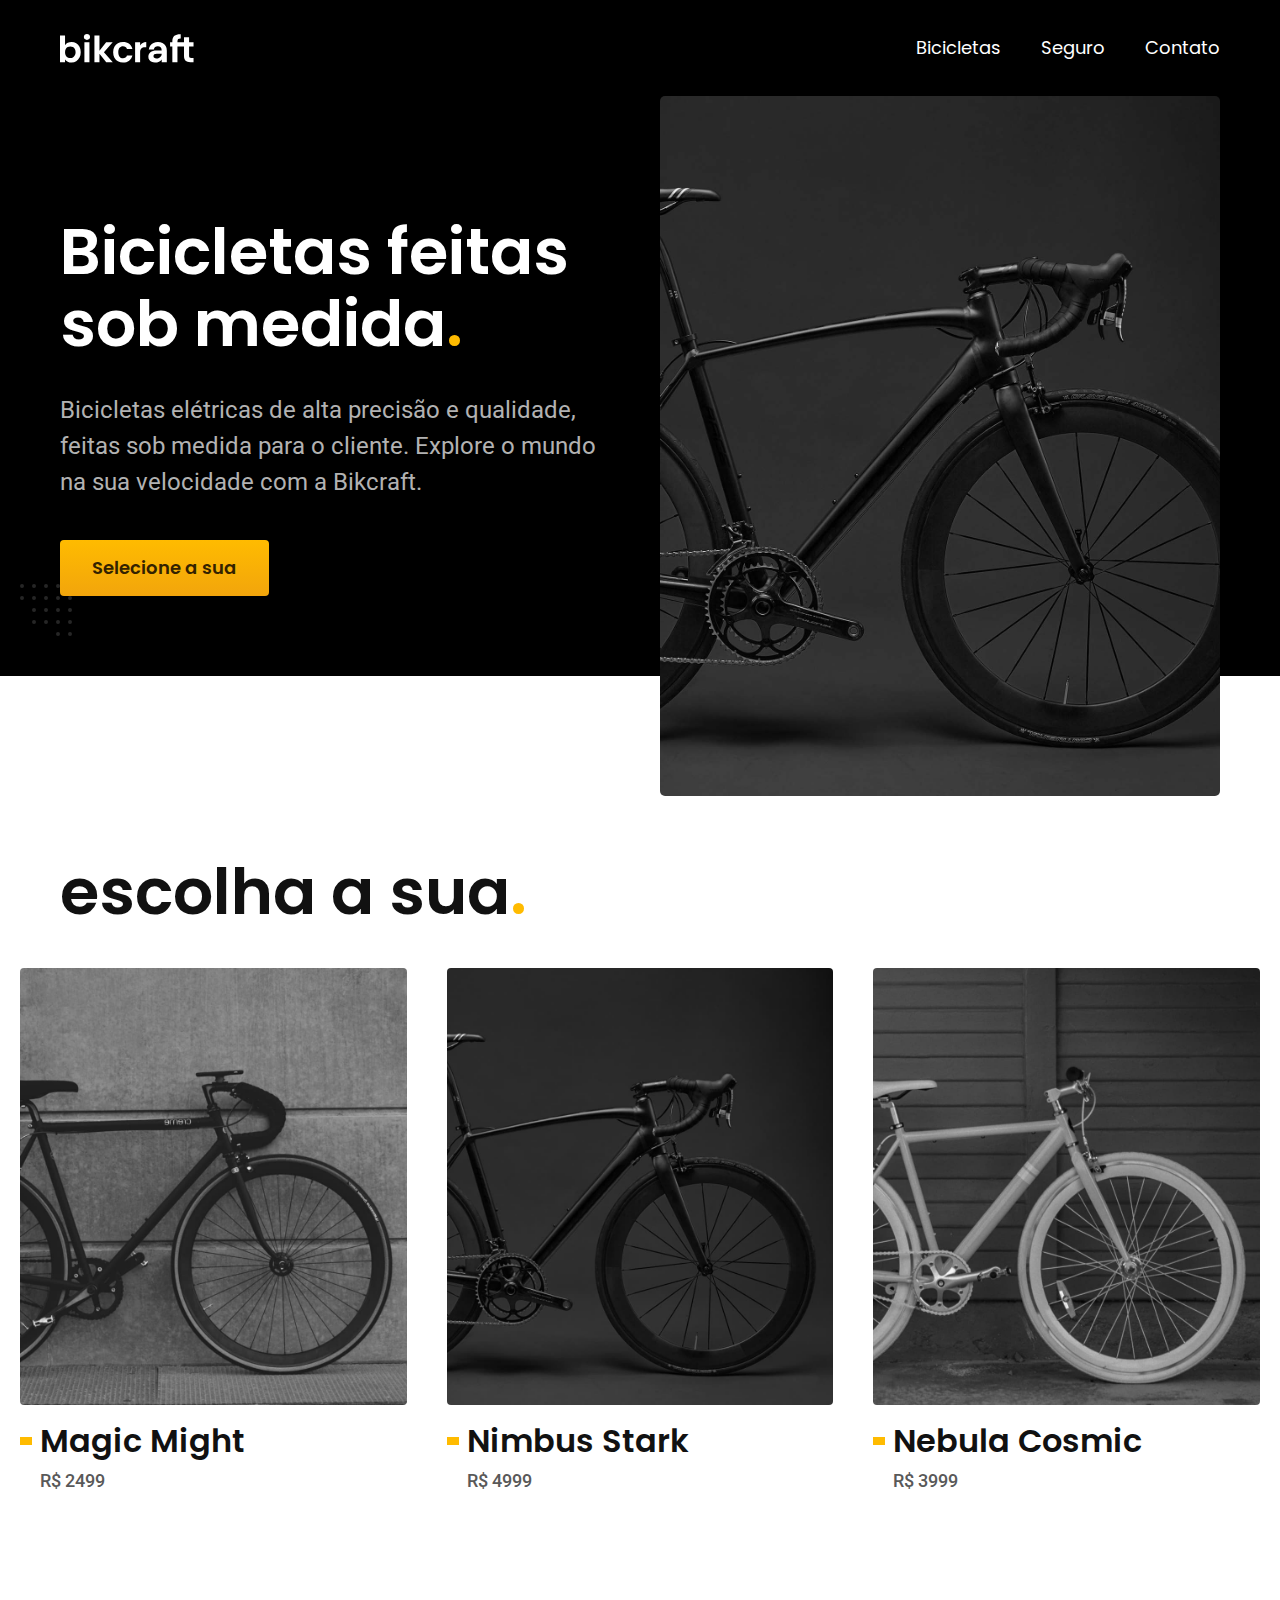
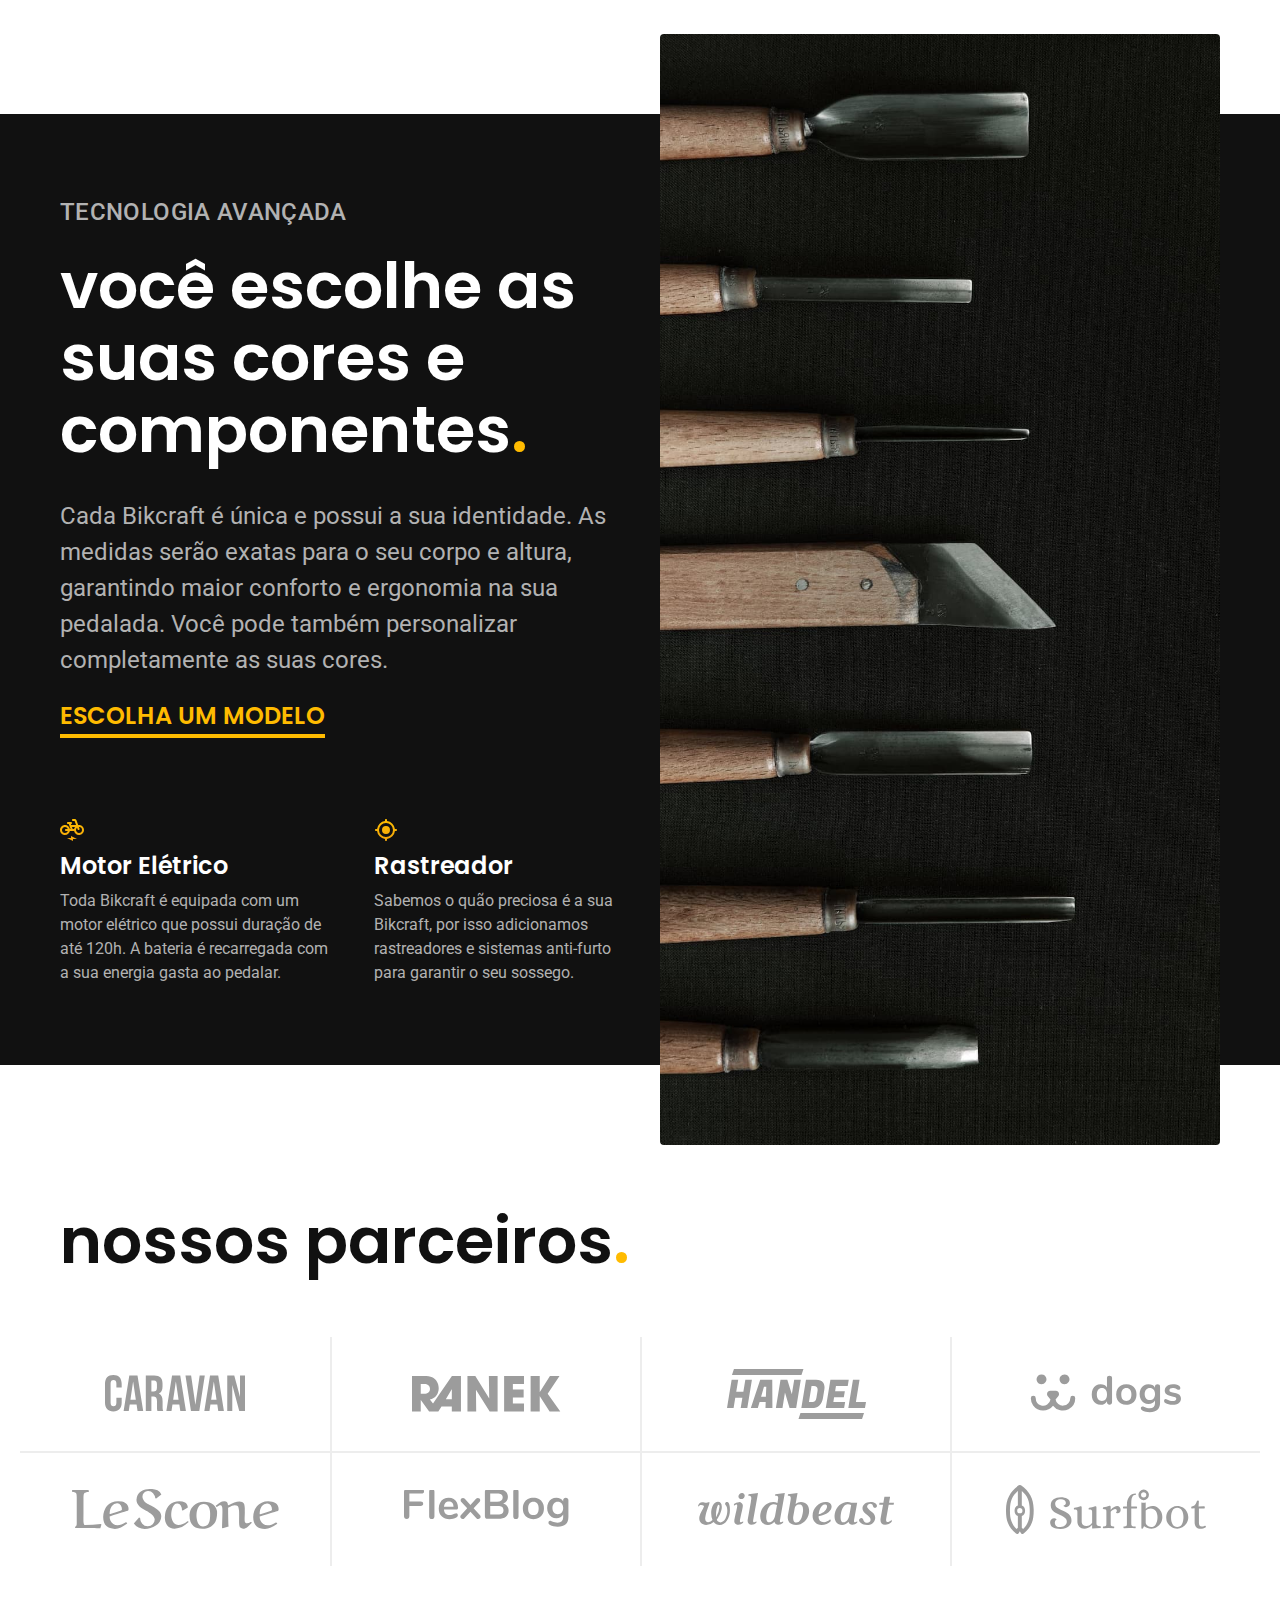
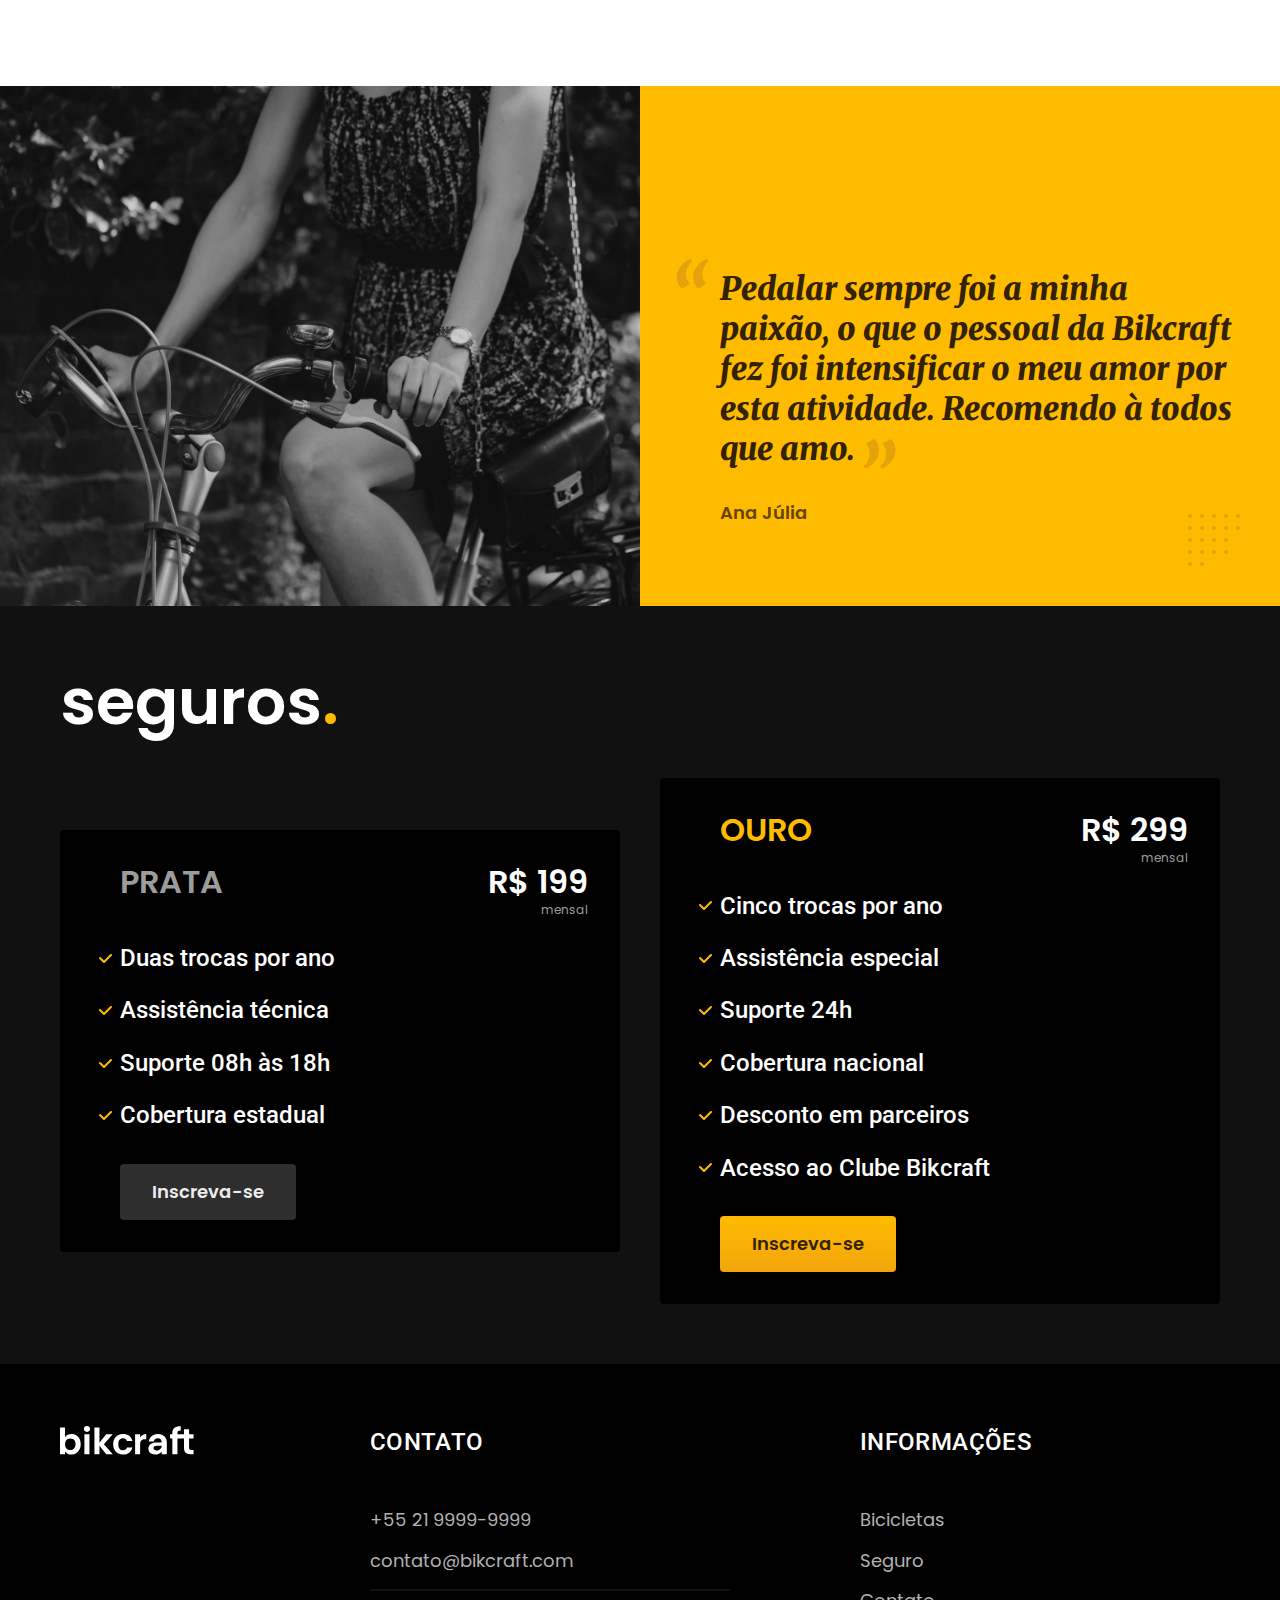
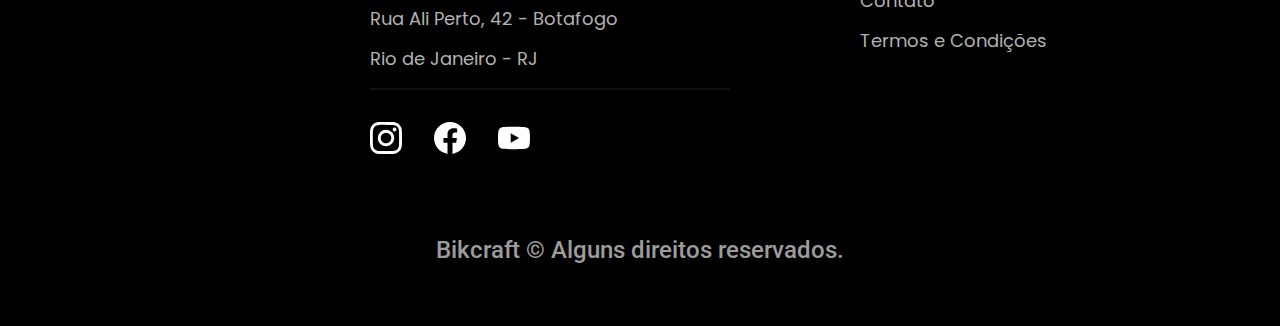
<file: index.html>
<!DOCTYPE html>
<html lang="pt-br">

<head>
  <meta charset="UTF-8">
  <meta name="viewport" content="width=device-width, initial-scale=1.0">
  <title>Bikcraft - Bicicletas Elétricas</title>
  <meta name="description" content="Bicicletas elétricas de alta precisão e qualidade,  feitas sob medida para o cliente. Explore o mundo na sua velocidade com a Bikcraft.">
  <link rel="preload" href="./css/style.css" as="style">
  <link rel="preload" href="./css/style.css" as="style">
  <link rel="stylesheet" href="./css/style.css">
  <link rel="preconnect" href="https://fonts.googleapis.com">
  <link rel="preconnect" href="https://fonts.gstatic.com" crossorigin>
  <link href="https://fonts.googleapis.com/css2?family=Merriweather:ital,wght@1,900&family=Poppins:wght@100;400;600&family=Roboto:wght@400;500&display=swap" rel="stylesheet">
</head>

<body>
  <header class="header-bg">
    <div class="header container">
      <a href="./">
        <img src="./img/bikcraft.svg" width="136" height="32" alt="Bikcraft">
      </a>

      <nav aria-label="primaria">
        <ul class="header-menu font-1-m cor-0">
          <li><a href="./bicicletas.html">Bicicletas</a></li>
          <li><a href="./seguros.html">Seguro</a></li>
          <li><a href="./contato.html">Contato</a></li>
        </ul>
      </nav>
    </div>
  </header>
  <main class="introducao-bg">
    <div class="introducao container">
      <div class="introducao-conteudo">
        <h1 class="font-1-xxl cor-0">Bicicletas feitas sob medida<span class="cor-p1">.</span></h1>
        <p class="font-2-l cor-5">Bicicletas elétricas de alta precisão e qualidade, feitas sob medida para o cliente. Explore o mundo na sua velocidade com a Bikcraft.</p>
        <a class="botao" href="./bicicletas.html">Selecione a sua</a>
      </div>
      <picture>
        <source media="(max-width: 800px)" srcset="./img/bicicletas/nimbus.jpg">
        <img src="./img/fotos/introducao.jpg" width="1280" height="1600" alt="Bicicleta elétrica preta.">
      </picture>
    </div>
  </main>

  <article class="bicicletas-lista">

    <h2 class="font-1-xxl container">escolha a sua<span class="cor-p1">.</span></h2>
    <ul>
      <li>
        <a href="./bicicletas/magic/html">
          <img src="./img/bicicletas/magic-home.jpg" width="900" height="1040" alt="Bicicleta Preta">
          <h3 class="font-1-xl bicicleta-tipo">Magic Might</h3>
          <span class="font-2-m cor-8 bicicleta-preco">R$ 2499</span>
        </a>
      </li>
      <li>
        <a href="/bicicletas/nimbus/html">
          <img src="./img/bicicletas/nimbus-home.jpg" width="920" height="1040" alt="Bicicleta Preta">
          <h3 class="font-1-xl bicicleta-tipo">Nimbus Stark</h3>
          <span class="font-2-m cor-8 bicicleta-preco">R$ 4999</span>
        </a>
      </li>
      <li>
        <a href="./bicicletas/nebula/html">
          <img src="./img/bicicletas/nebula-home.jpg" width="920" height="1040" alt="Bicicleta Cinza">
          <h3 class="font-1-xl bicicleta-tipo">Nebula Cosmic</h3>
          <span class="font-2-m cor-8 bicicleta-preco">R$ 3999</span>
        </a>
      </li>
    </ul>
  </article>

  <article class="tecnologia-bg">
    <div class="tecnologia container">
      <div class="tecnologia-conteudo">
        <span class="font-2-l-b cor-5">Tecnologia Avançada</span>
        <h2 class="font-1-xxl cor-0">você escolhe as suas cores e componentes<span class="cor-p1">.</span></h2>
        <p class="font-2-l cor-5">Cada Bikcraft é única e possui a sua identidade. As medidas serão exatas para o seu corpo e altura, garantindo maior conforto e ergonomia na sua pedalada. Você pode também personalizar completamente as suas cores.</p>
        <a class="link cor-p1 font-1-l" href="./bicicletas.html">Escolha um modelo</a>

        <div class="tecnologias-vantagens">
          <div>
            <img src="./img/icones/eletrica.svg" width="24" height="24" alt="">
            <h3 class="font-1-l cor-0">Motor Elétrico</h3>
            <p class="font-2-s cor-5">Toda Bikcraft é equipada com um motor elétrico que possui duração de até 120h. A bateria é recarregada com a sua energia gasta ao pedalar.</p>
          </div>

          <div>
            <img src="./img/icones/rastreador.svg" width="24" height="24" alt="">
            <h3 class="font-1-l cor-0">Rastreador</h3>
            <p class="font-2-s cor-5">Sabemos o quão preciosa é a sua Bikcraft, por isso adicionamos rastreadores e sistemas anti-furto para garantir o seu sossego.</p>
          </div>
        </div>
      </div>

      <div class="tecnologia-imagem">
        <img src="./img/fotos/tecnologia.jpg" width="1200" height="1920" alt="">
      </div>
    </div>
    </div>
  </article>

  <section class="parceiros" aria-label="Nossos Parceiros">
    <h2 class="font-1-xxl container">nossos parceiros<span class="cor-p1">.</span></h2>
    <ul>
      <li><img src="./img/parceiros/caravan.svg" width="140" height="38" alt="Caravan"></li>
      <li><img src="./img/parceiros/ranek.svg" width="149" height="36" alt="Ranek"></li>
      <li><img src="./img/parceiros/handel.svg" width="139" height="50" alt="Handel"></li>
      <li><img src="./img/parceiros/dogs.svg" width="152" height="39" alt="Dogs"></li>
      <li><img src="./img/parceiros/lescone.svg" width="208" height="41" alt="Lescone"></li>
      <li><img src="./img/parceiros/flexblog.svg" width="165" height="38" alt="Flexblog"></li>
      <li><img src="./img/parceiros/wildbeast.svg" width="196" height="34" alt="Wildbeast"></li>
      <li><img src="./img/parceiros/surfbot.svg" width="200" height="49" alt="Surfbot"></li>
    </ul>
  </section>

  <section class="depoimento" aria-label="Depoimento">
    <div>
      <img src="./img/fotos/depoimento.jpg" width="1560" height="1360" alt="depoimento">
    </div>
    <div class="depoimento-conteudo">
      <blockquote class="font-1-xl cor-p5">
        <p>Pedalar sempre foi a minha paixão, o que o pessoal da Bikcraft fez foi intensificar o meu amor por esta atividade. Recomendo à todos que amo.</p>
      </blockquote>
      <span class="cor-p4 font-1-m-b">Ana Júlia</span>
    </div>
  </section>

  <article class="seguros-bg">
    <div class="seguros container">
      <h2 class="font-1-xxl cor-0">seguros<span class="cor-p1">.</span></h2>

      <div class="seguros-item">
        <h3 class="cor-6 font-1-xl">PRATA</h3>
        <span class="font-1-xl cor-0">R$ 199<span class="font-1-xs cor-6">mensal</span></span>
        <ul class="font-2-m cor-0">
          <li>Duas trocas por ano</li>
          <li>Assistência técnica</li>
          <li>Suporte 08h às 18h</li>
          <li>Cobertura estadual</li>
        </ul>
        <a class="botao secundario" href="./orcamento.html">Inscreva-se</a>
      </div>

      <div class="seguros-item">
        <h3 class="font-1-xl cor-p1">OURO</h3>
        <span class="font-1-xl cor-0">R$ 299<span class="font-1-xs cor-6">mensal</span></span>
        <ul class="font-2-m cor-0">
          <li>Cinco trocas por ano</li>
          <li>Assistência especial</li>
          <li>Suporte 24h</li>
          <li>Cobertura nacional</li>
          <li>Desconto em parceiros</li>
          <li>Acesso ao Clube Bikcraft</li>
        </ul>
        <a class="botao" href="./bicicletas.html">Inscreva-se</a>
      </div>
    </div>
  </article>

  <footer class="footer-bg">
    <div class="footer container">

      <img src="./img/bikcraft.svg" width="136" height="32" alt="Bikcraft">

      <div class="footer-contato">
        <h3 class="font-2-l-b cor-0">Contato</h3>
        <ul class="cor-5 font-1-m lista2">
          <li><a href="tel:+552199999999">+55 21 9999-9999</a></li>
          <li> <a href="mailto:contato@bikcraft.com">contato@bikcraft.com</a></li>
          <li>Rua Ali Perto, 42 - Botafogo</li>
          <li>Rio de Janeiro - RJ</li>
        </ul>

        <div class="footer-redes">
          <a href="./">
            <img src="./img/redes/instagram.svg" width="32" height="32" alt="Instagram">
          </a>
          <a href="./">
            <img src="./img/redes/facebook.svg" width="32" height="32" alt="Facebook">
          </a>
          <a href="./">
            <img src="./img/redes/youtube.svg" width="32" height="32" alt="youtube">
          </a>
        </div>
      </div>


      <div class="footer-informacoes">
        <h3 class="font-2-l-b cor-0">Informações</h3>
        <nav>
          <ul class="cor-5 font-1-m">
            <li><a href="./bicicletas.html">Bicicletas</a></li>
            <li><a href="./seguros.html">Seguro</a></li>
            <li><a href="./contato.html">Contato</a></li>
            <li><a href="./termos.html">Termos e Condições</a></li>
          </ul>
        </nav>
      </div>
      <p class="cor-6 font-2-m footer-copy">Bikcraft © Alguns direitos reservados.</p>
    </div>
  </footer>
</body>

</html>
</file>
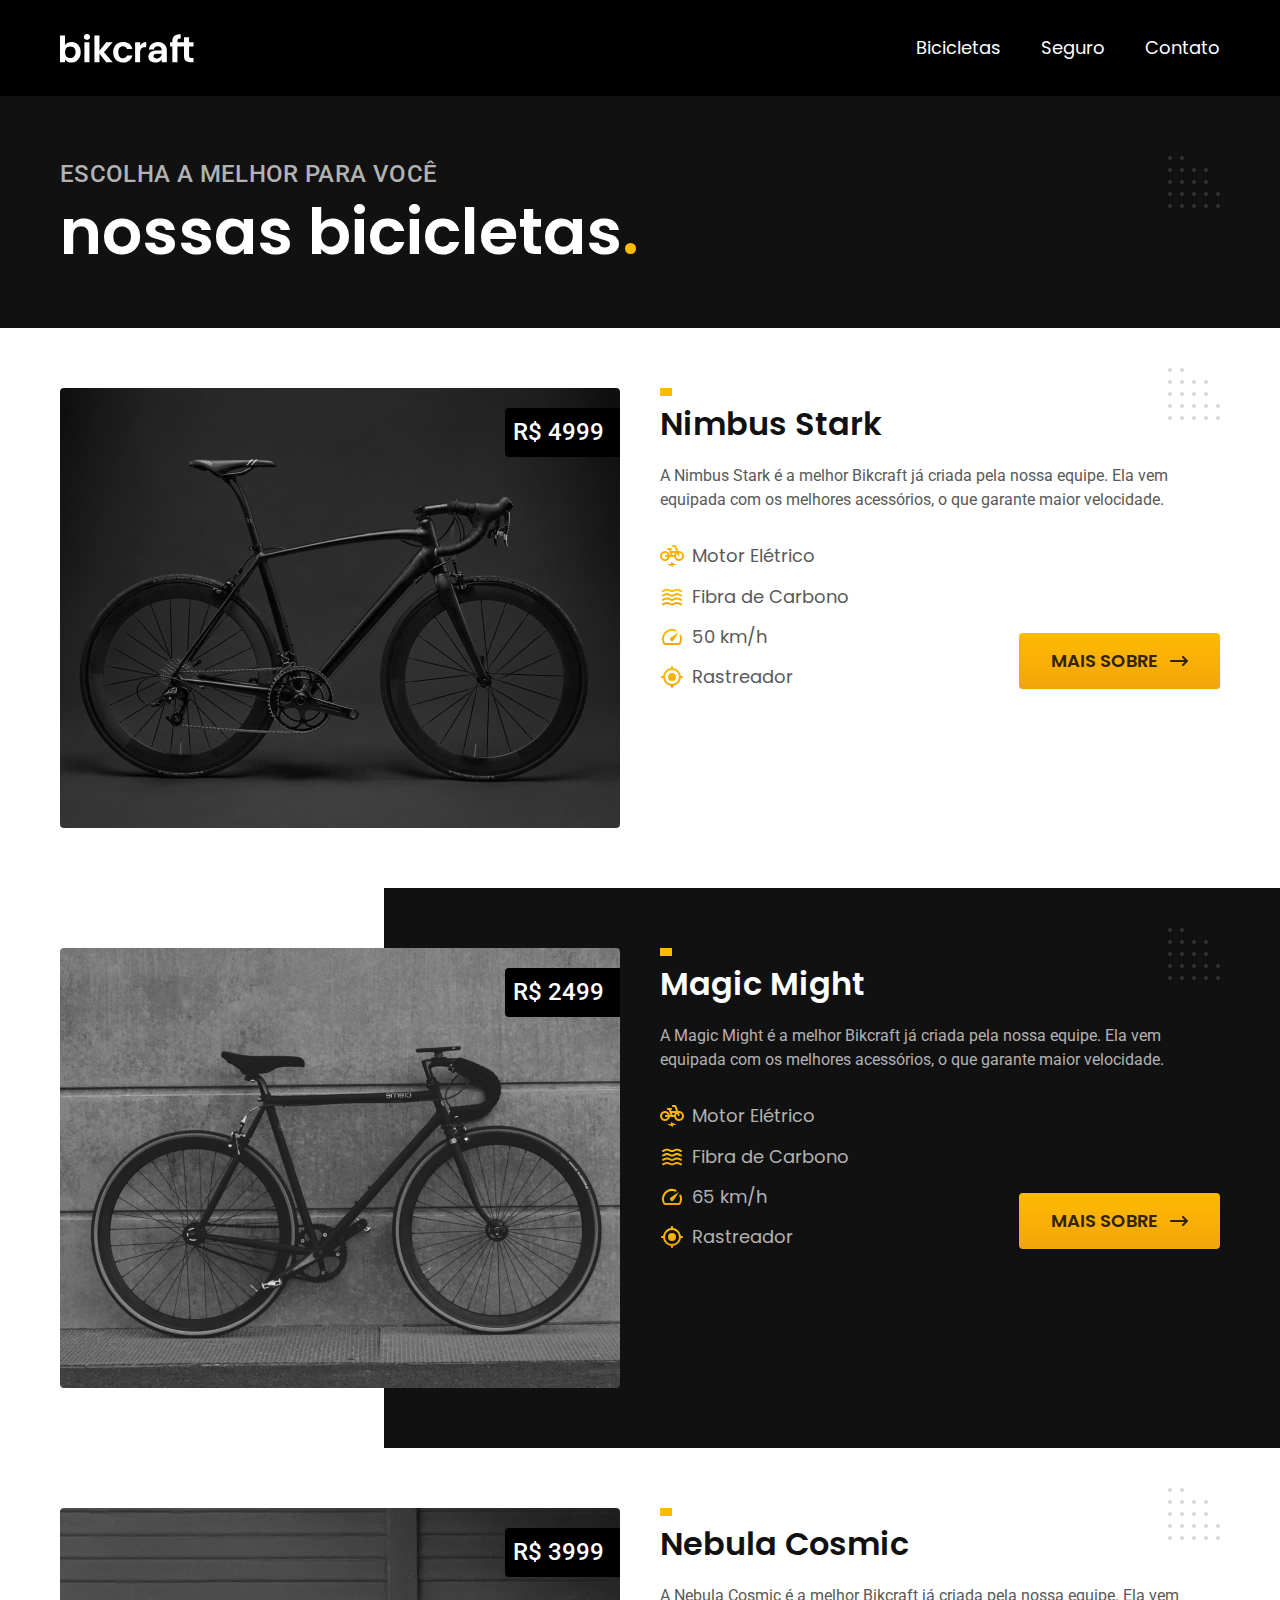
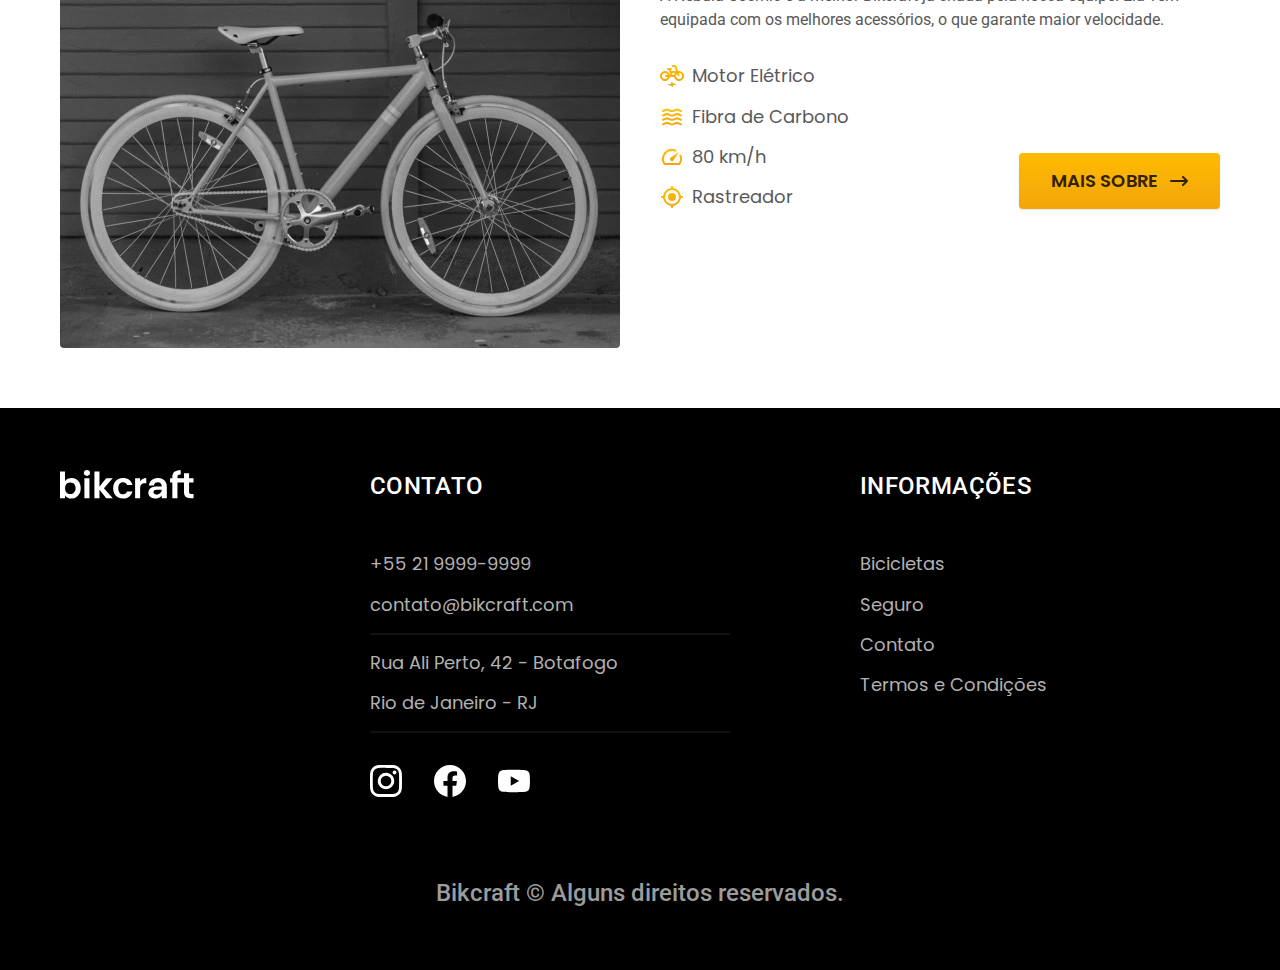
<file: bicicletas.html>
<!DOCTYPE html>
<html lang="pt-br">

<head>
  <meta charset="UTF-8">
  <meta name="viewport" content="width=device-width, initial-scale=1.0">
  <title>Bicicletas | Bikcraft</title>
  <meta name="description" content="Termos e Condições.">
  <link rel="preload" href="./css/style.css" as="style">
  <link rel="stylesheet" href="./css/style.css">
  <link rel="preconnect" href="https://fonts.googleapis.com">
  <link rel="preconnect" href="https://fonts.gstatic.com" crossorigin>
  <link href="https://fonts.googleapis.com/css2?family=Merriweather:ital,wght@1,900&family=Poppins:wght@100;400;600&family=Roboto:wght@400;500&display=swap" rel="stylesheet">
</head>

<body id="bicicletas">
  <header class="header-bg">
    <div class="header container">
      <a href="./">
        <img src="./img/bikcraft.svg" width="136" height="32" alt="Bikcraft">
      </a>

      <nav aria-label="primaria">
        <ul class="header-menu font-1-m cor-0">
          <li><a href="./bicicletas.html">Bicicletas</a></li>
          <li><a href="./seguros.html">Seguro</a></li>
          <li><a href="./contato.html">Contato</a></li>
        </ul>
      </nav>
    </div>
  </header>

  <main>
    <div class="titulo-bg">
      <div class="titulo container">
        <p class="font-2-l-b cor-5">ESCOLHA A MELHOR PARA VOCÊ</p>
        <h1 class="font-1-xxl cor-0">nossas bicicletas<span class="cor-p1">.</span></h1>
      </div>
    </div>

    <div class="bicicletas-bg">
      <div class="bicicletas container">
        <div class="bicicletas-imagem">
          <img src="./img/bicicleta/nimbus1.jpg" alt="Bicicleta Preta">
          <span class="font-2-m cor-0">R$ 4999</span>
        </div>
        <div class="bicicletas-conteudo">
          <h2 class="font-1-xl">Nimbus Stark</h2>
          <p class="font-2-s cor-8">A Nimbus Stark é a melhor Bikcraft já criada pela nossa equipe. Ela vem equipada com os melhores acessórios, o que garante maior velocidade.</p>
          <ul class="font-1-m cor-8">
            <li>
              <img src="./img/icones/eletrica.svg" alt="">
              Motor Elétrico
            </li>
            <li>
              <img src="./img/icones/carbono.svg" alt="">
              Fibra de Carbono
            </li>
            <li>
              <img src="./img/icones/velocidade.svg" alt="">
              50 km/h
            </li>
            <li>
              <img src="./img/icones/rastreador.svg" alt="">
              Rastreador
            </li>
          </ul>
          <a class="botao seta" href="./bicicletas/nimbus.html">MAIS SOBRE</a>
        </div>
      </div>
    </div>


    <div class="bicicletas-bg">
      <div class="bicicletas container">
        <div class="bicicletas-imagem">
          <img src="./img/bicicleta/nimbus2.jpg" alt="">
          <span class="font-2-m cor-0">R$ 2499</span>
        </div>
        <div class="bicicletas-conteudo">
          <h2 class="font-1-xl cor-0">Magic Might</h2>
          <p class="font-2-s cor-5">A Magic Might é a melhor Bikcraft já criada pela nossa equipe. Ela vem equipada com os melhores acessórios, o que garante maior velocidade.</p>
          <ul class="font-1-m cor-5">
            <li>
              <img src="./img/icones/eletrica.svg" alt="">
              Motor Elétrico
            </li>
            <li>
              <img src="./img/icones/carbono.svg" alt="">
              Fibra de Carbono
            </li>
            <li>
              <img src="./img/icones/velocidade.svg" alt="">
              65 km/h
            </li>
            <li>
              <img src="./img/icones/rastreador.svg" alt="">
              Rastreador
            </li>
          </ul>
          <a class="botao seta" href="./bicicletas/magic.html">MAIS SOBRE</a>
        </div>
      </div>
    </div>


    <div class="bicicletas-bg">
      <div class="bicicletas container">
        <div class="bicicletas-imagem">
          <img src="./img/bicicleta/nimbus3.jpg" alt="">
          <span class="font-2-m cor-0">R$ 3999</span>
        </div>
        <div class="bicicletas-conteudo">
          <h2 class="font-1-xl">Nebula Cosmic</h2>
          <p class="font-2-s cor-8">A Nebula Cosmic é a melhor Bikcraft já criada pela nossa equipe. Ela vem equipada com os melhores acessórios, o que garante maior velocidade.</p>
          <ul class="font-1-m cor-8">
            <li>
              <img src="./img/icones/eletrica.svg" alt="">
              Motor Elétrico
            </li>
            <li>
              <img src="./img/icones/carbono.svg" alt="">
              Fibra de Carbono
            </li>
            <li>
              <img src="./img/icones/velocidade.svg" alt="">
              80 km/h
            </li>
            <li>
              <img src="./img/icones/rastreador.svg" alt="">
              Rastreador
            </li>
          </ul>
          <a class="botao seta" href="./bicicletas/nebula.html">MAIS SOBRE</a>
        </div>
      </div>
    </div>

  </main>

  <footer class="footer-bg">
    <div class="footer container">

      <img src="./img/bikcraft.svg" width="136" height="32" alt="Bikcraft">

      <div class="footer-contato">
        <h3 class="font-2-l-b cor-0">Contato</h3>
        <ul class="cor-5 font-1-m lista2">
          <li><a href="tel:+552199999999">+55 21 9999-9999</a></li>
          <li> <a href="mailto:contato@bikcraft.com">contato@bikcraft.com</a></li>
          <li>Rua Ali Perto, 42 - Botafogo</li>
          <li>Rio de Janeiro - RJ</li>
        </ul>

        <div class="footer-redes">
          <a href="./">
            <img src="./img/redes/instagram.svg" width="32" height="32" alt="Instagram">
          </a>
          <a href="./">
            <img src="./img/redes/facebook.svg" width="32" height="32" alt="Facebook">
          </a>
          <a href="./">
            <img src="./img/redes/youtube.svg" width="32" height="32" alt="youtube">
          </a>
        </div>
      </div>


      <div class="footer-informacoes">
        <h3 class="font-2-l-b cor-0">Informações</h3>
        <nav>
          <ul class="cor-5 font-1-m">
            <li><a href="./bicicletas.html">Bicicletas</a></li>
            <li><a href="./seguros.html">Seguro</a></li>
            <li><a href="./contato.html">Contato</a></li>
            <li><a href="./contato.html">Termos e Condições</a></li>
          </ul>
        </nav>
      </div>
      <p class="cor-6 font-2-m footer-copy">Bikcraft © Alguns direitos reservados.</p>
    </div>
  </footer>
</body>

</html>
</file>
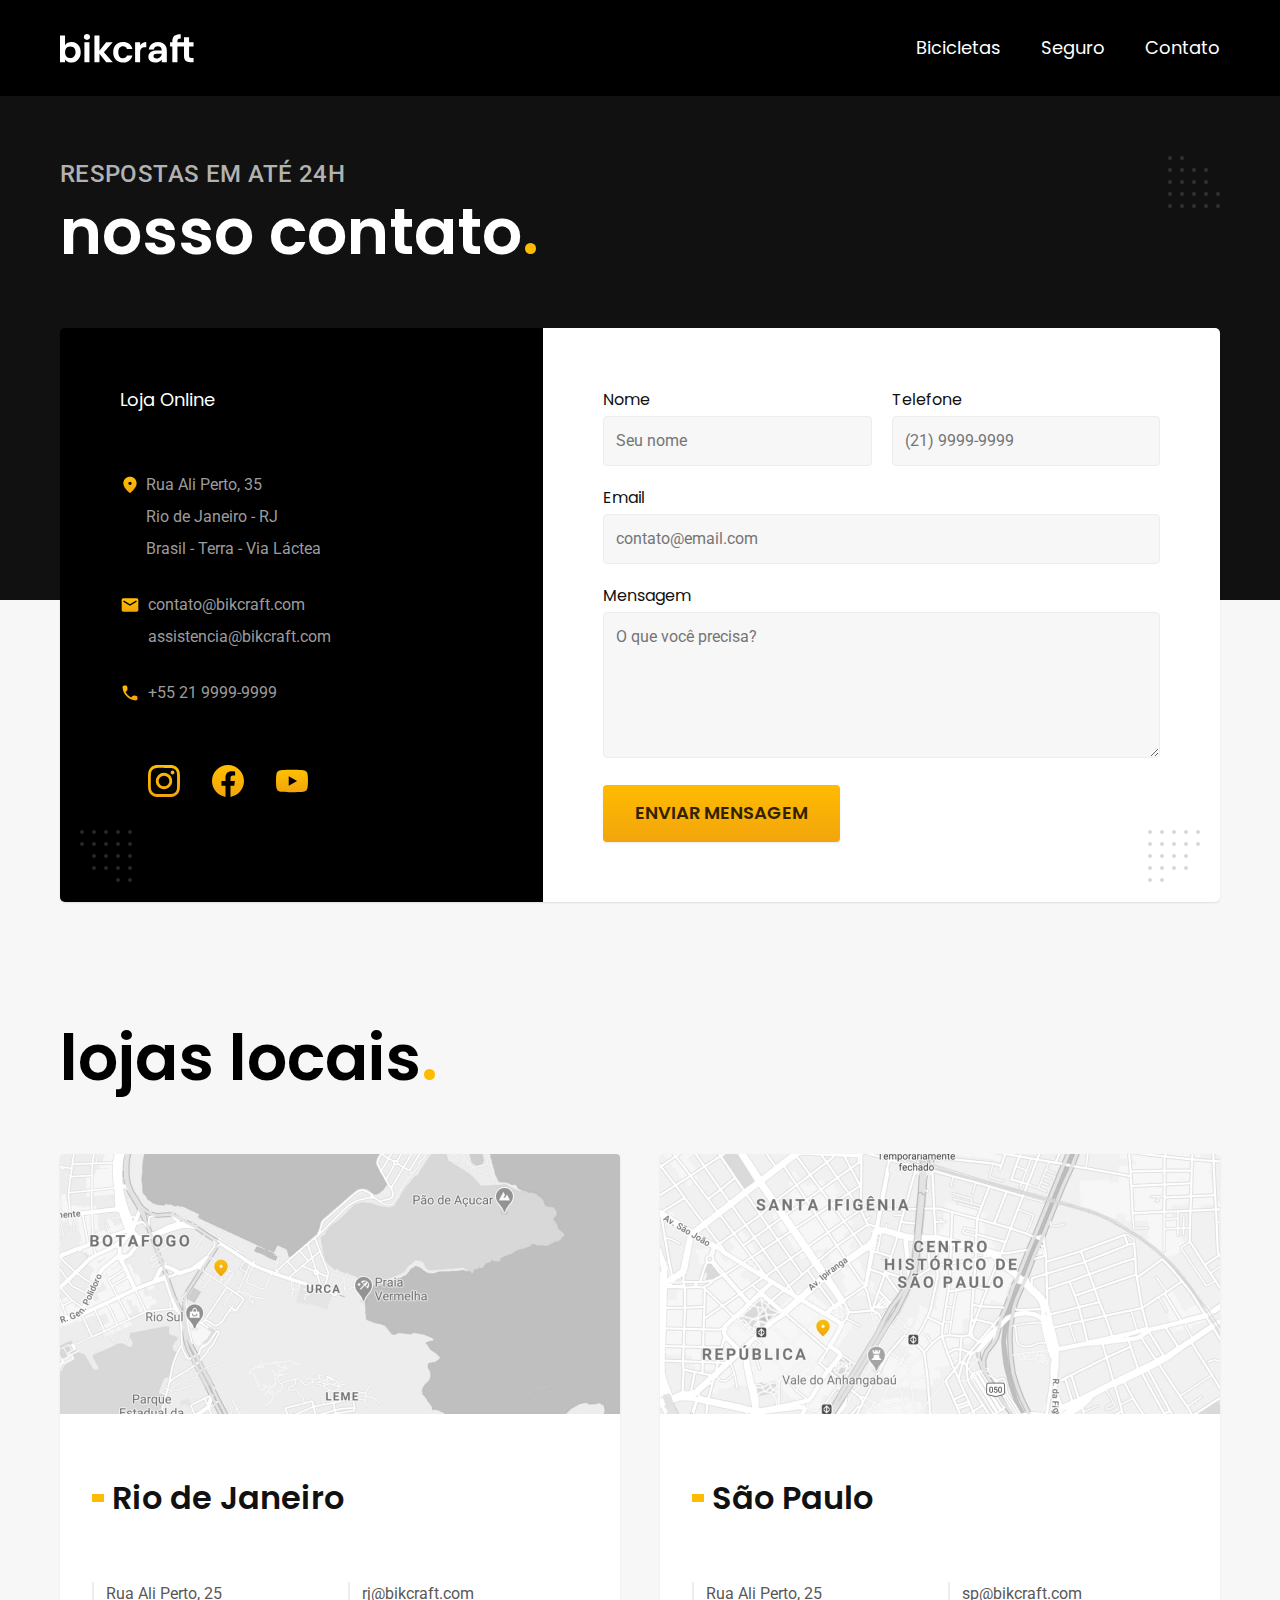
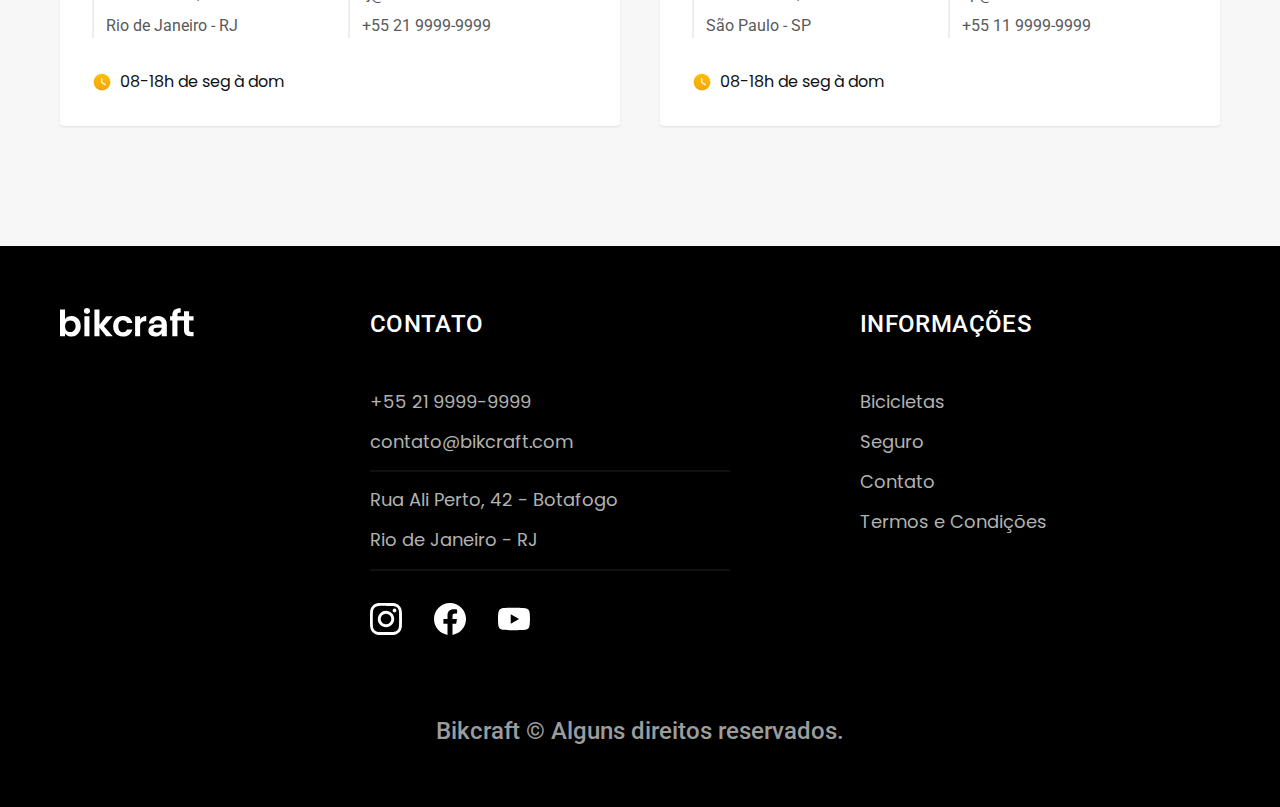
<file: contato.html>
<!DOCTYPE html>
<html lang="pt-br">

<head>
  <meta charset="UTF-8">
  <meta name="viewport" content="width=device-width, initial-scale=1.0">
  <title>Contato | Bikcraft</title>
  <meta name="description" content="Termos e Condições.">
  <link rel="preload" href="./css/style.css" as="style">
  <link rel="stylesheet" href="./css/style.css">
  <link rel="preconnect" href="https://fonts.googleapis.com">
  <link rel="preconnect" href="https://fonts.gstatic.com" crossorigin>
  <link href="https://fonts.googleapis.com/css2?family=Merriweather:ital,wght@1,900&family=Poppins:wght@100;400;600&family=Roboto:wght@400;500&display=swap" rel="stylesheet">
</head>

<body id="contato">
  <header class="header-bg">
    <div class="header container">
      <a href="./">
        <img src="./img/bikcraft.svg" width="136" height="32" alt="Bikcraft">
      </a>

      <nav aria-label="primaria">
        <ul class="header-menu font-1-m cor-0">
          <li><a href="./bicicletas.html">Bicicletas</a></li>
          <li><a href="./seguros.html">Seguro</a></li>
          <li><a href="./contato.html">Contato</a></li>
        </ul>
      </nav>
    </div>
  </header>

  <main>
    <div class="titulo-bg">
      <div class="titulo container">
        <p class="font-2-l-b cor-5">RESPOSTAS EM ATÉ 24H</p>
        <h1 class="font-1-xxl cor-0">nosso contato<span class="cor-p1">.</span></h1>
      </div>
    </div>

    <div class="container contato">
      <section class="contato-dados" aria-label="Endereço">
        <h2 class="font-1-m cor-0">Loja Online</h2>
        <div class="contato-endereço">
          <p class="font-2-s cor-6">Rua Ali Perto, 35</p>
          <p class="font-2-s cor-6">Rio de Janeiro - RJ</p>
          <p class="font-2-s cor-6">Brasil - Terra - Via Láctea</p>
        </div>
        <address class="contato-meios">
          <a class="font-2-s cor-6" href="mailto:contato@bikcraft.com">contato@bikcraft.com</a>
          <a class="font-2-s cor-6" href="mailto:assistencia@bikcraft.com">assistencia@bikcraft.com</a>
          <a class="font-2-s cor-6" href="tel:+552199999999">+55 21 9999-9999</a>
        </address>
        <div class="contato-redes">
          <a href="./">
            <img src="./img/redes/instagram-p.svg" alt="Instagram">
          </a>
          <a href="./">
            <img src="./img/redes/facebook-p.svg" alt="Facebook">
          </a>
          <a href="./">
            <img src="./img/redes/youtube-p.svg" alt="youtube">
          </a>
      </section>

      <section class="contato-formulario" aria-label="Formulário">
        <form class="font-1-s form" action="./contato.html">
          <div>
            <label for="nome">Nome</label>
            <input type="text" id="nome" name="nome" required placeholder="Seu nome">
          </div>
          <div>
            <label for="telefone">Telefone</label>
            <input type="text" id="telefone" name="telefone" required placeholder="(21) 9999-9999">
          </div>
          <div class="col-2">
            <label for="email">Email</label>
            <input type="email" id="email" name="email" required placeholder="contato@email.com">
          </div>
          <div class="col-2">
            <label for="mensagem">Mensagem</label>
            <textarea name="mensagem" id="mensagem" required rows="5" placeholder="O que você precisa?"></textarea>
          </div>
          <button class="botao col-2">ENVIAR MENSAGEM</button>
        </form>
      </section>
    </div>
  </main>

  <article class="lojas container">
    <h2 class="font-1-xxl cor-12">lojas locais<span class="cor-p1">.</span></h2>
    <div class="lojas-item">
      <img src="./img/lojas/rj.jpg" alt="Mapa marcando o endereço em Rua Ali Perto, 25 - Rio de Janeiro - RJ">
      <div class="lojas-conteudo">
        <h3 class="font-1-xl">Rio de Janeiro</h3>
        <div class=" lojas-dados font-2-s cor-8"">
        <p>Rua Ali Perto, 25</p>
        <p>Rio de Janeiro - RJ</p>
      </div>
      <div class=" lojas-dados">
          <a class=" font-2-s cor-8" href="mailto:rj@bikcraft.com">rj@bikcraft.com</a>
          <a class="font-2-s cor-8" href="tel:+552199999999">+55 21 9999-9999</a>
        </div>
        <p class="lojas-tempo font-1-s"><img src="./img/icones/horario.svg" alt="">08-18h de seg à dom</p>
      </div>
    </div>

    <div class="lojas-item">
      <img src="./img/lojas/sp.jpg" alt="Mapa marcando o endereço em Rua Ali Perto, 25 - São Paulo - SP">
      <div class="lojas-conteudo">
        <h3 class="font-1-xl">São Paulo</h3>
        <div class="lojas-dados font-2-s cor-8">
          <p>Rua Ali Perto, 25</p>
          <p>São Paulo - SP</p>
        </div>
        <div class="lojas-dados">
          <a class="font-2-s cor-8" href="mailto:sp@bikcraft.com">sp@bikcraft.com</a>
          <a class="font-2-s cor-8" href="tel:+551199999999">+55 11 9999-9999</a>
        </div>
        <p class="lojas-tempo font-1-s"><img src="./img/icones/horario.svg" alt="">08-18h de seg à dom</p>
      </div>
    </div>
  </article>

  <footer class="footer-bg">
    <div class="footer container">

      <img src="./img/bikcraft.svg" width="136" height="32" alt="Bikcraft">

      <div class="footer-contato">
        <h3 class="font-2-l-b cor-0">Contato</h3>
        <ul class="cor-5 font-1-m lista2">
          <li><a href="tel:+552199999999">+55 21 9999-9999</a></li>
          <li> <a href="mailto:contato@bikcraft.com">contato@bikcraft.com</a></li>
          <li>Rua Ali Perto, 42 - Botafogo</li>
          <li>Rio de Janeiro - RJ</li>
        </ul>

        <div class="footer-redes">
          <a href="./">
            <img src="./img/redes/instagram.svg" width="32" height="32" alt="Instagram">
          </a>
          <a href="./">
            <img src="./img/redes/facebook.svg" width="32" height="32" alt="Facebook">
          </a>
          <a href="./">
            <img src="./img/redes/youtube.svg" width="32" height="32" alt="youtube">
          </a>
        </div>
      </div>


      <div class="footer-informacoes">
        <h3 class="font-2-l-b cor-0">Informações</h3>
        <nav>
          <ul class="cor-5 font-1-m">
            <li><a href="./bicicletas.html">Bicicletas</a></li>
            <li><a href="./seguros.html">Seguro</a></li>
            <li><a href="./contato.html">Contato</a></li>
            <li><a href="./contato.html">Termos e Condições</a></li>
          </ul>
        </nav>
      </div>
      <p class="cor-6 font-2-m footer-copy">Bikcraft © Alguns direitos reservados.</p>
    </div>
  </footer>
</body>

</html>
</file>
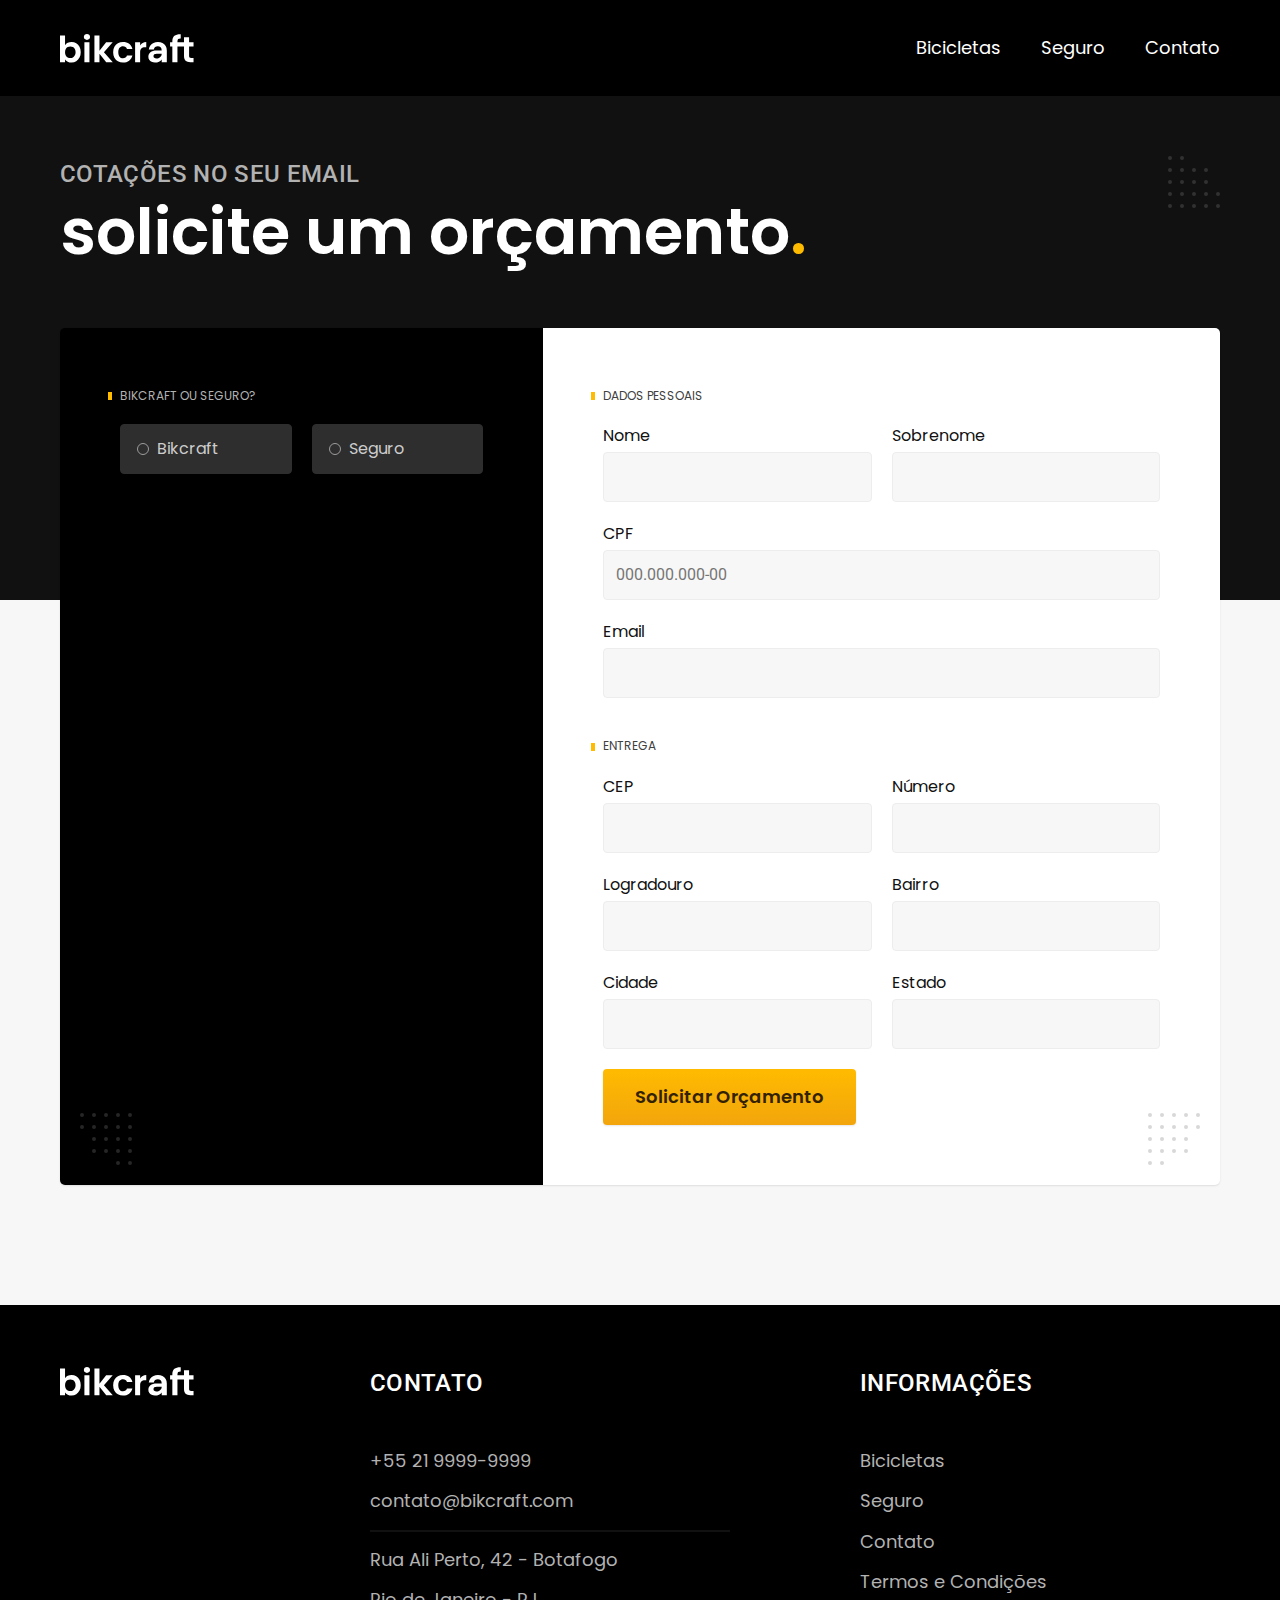
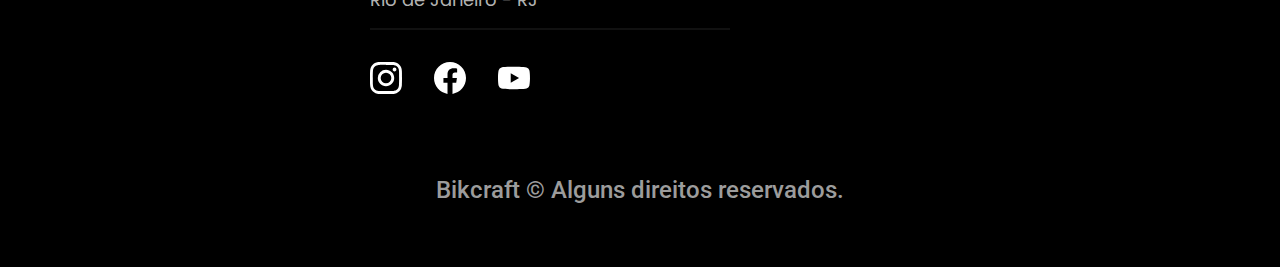
<file: orçamento.html>
<!DOCTYPE html>
<html lang="pt-br">

<head>
  <meta charset="UTF-8">
  <meta name="viewport" content="width=device-width, initial-scale=1.0">
  <title>Orçamento | Bikcraft</title>
  <meta name="description" content="Termos e Condições.">
  <link rel="preload" href="./css/style.css" as="style">
  <link rel="stylesheet" href="./css/style.css">
  <link rel="preconnect" href="https://fonts.googleapis.com">
  <link rel="preconnect" href="https://fonts.gstatic.com" crossorigin>
  <link href="https://fonts.googleapis.com/css2?family=Merriweather:ital,wght@1,900&family=Poppins:wght@100;400;600&family=Roboto:wght@400;500&display=swap" rel="stylesheet">
</head>

<body id="orçamento">
  <header class="header-bg">
    <div class="header container">
      <a href="./">
        <img src="./img/bikcraft.svg" width="136" height="32" alt="Bikcraft">
      </a>

      <nav aria-label="primaria">
        <ul class="header-menu font-1-m cor-0">
          <li><a href="./bicicletas.html">Bicicletas</a></li>
          <li><a href="./seguros.html">Seguro</a></li>
          <li><a href="./contato.html">Contato</a></li>
        </ul>
      </nav>
    </div>
  </header>

  <main>
    <div class="titulo-bg">
      <div class="titulo container">
        <p class="font-2-l-b cor-5">COTAÇÕES NO SEU EMAIL</p>
        <h1 class="font-1-xxl cor-0">solicite um orçamento<span class="cor-p1">.</span></h1>
      </div>
    </div>

    <form class="orcamento container" action="./">
      <div class="orcamento-produto">
        <h2 class="font-1-xs cor-5">Bikcraft ou Seguro?</h2>

        <input type="radio" name="tipo" value="bikcraft" id="bikcraft">
        <label for="bikcraft">Bikcraft</label>

        <input type="radio" name="tipo" value="seguro" id="seguro">
        <label for="seguro">Seguro</label>

        <div class="orcamento-conteudo" id="orcamento-bikcraft">
          <h2 class="font-1-xs cor-5">Escolha a Sua</h2>

          <input type="radio" name="produto" value="nimbus" id="nimbus">
          <label for="nimbus">Nimbus Stark <span>R$ 4999</span></label>
          <div class="orcamento-detalhes">
            <ul class="font-1-xs cor-8">
              <li><img src="./img/icones/eletrica.svg" alt="">Motor Elétrico</li>
              <li><img src="./img/icones/carbono.svg" alt="">Fibra de Carbono</li>
              <li><img src="./img/icones/velocidade.svg" alt="">50 km/h</li>
              <li><img src="./img/icones/rastreador.svg" alt="">Rastreador</li>
            </ul>
            <img src="./img/bicicletas/nimbus.jpg" alt="Bicicleta Preta">
          </div>

          <input type="radio" name="produto" value="magic" id="magic">
          <label for="magic">Magic Might <span>R$ 2499</span></label>
          <div class="orcamento-detalhes">
            <ul class="font-1-xs cor-8">
              <li><img src="./img/icones/eletrica.svg" alt="">Motor Elétrico</li>
              <li><img src="./img/icones/carbono.svg" alt="">Fibra de Carbono</li>
              <li><img src="./img/icones/velocidade.svg" alt="">45 km/h</li>
              <li><img src="./img/icones/rastreador.svg" alt="">Rastreador</li>
            </ul>
            <img src="./img/bicicletas/magic.jpg" alt="Bicicleta Branca">
          </div>

          <input type="radio" name="produto" value="nebula" id="nebula">
          <label for="nebula">Nebula Cosmic <span>R$ 3999</span></label>
          <div class="orcamento-detalhes">
            <ul class="font-1-xs cor-8">
              <li><img src="./img/icones/eletrica.svg" alt="">Motor Elétrico</li>
              <li><img src="./img/icones/carbono.svg" alt="">Fibra de Carbono</li>
              <li><img src="./img/icones/velocidade.svg" alt="">40 km/h</li>
              <li><img src="./img/icones/rastreador.svg" alt="">Rastreador</li>
            </ul>
            <img src="./img/bicicletas/nebula.jpg" alt="Bicicleta Prtea">
          </div>
        </div>

        <div class="orcamento-conteudo" id="orcamento-seguro">
          <h2 class="font-1-xs cor-5">Escolha o Plano</h2>

          <input type="radio" name="produto" value="prata" id="prata">
          <label for="prata">Prata <span>R$ 199</span></label>

          <input type="radio" name="produto" value="ouro" id="ouro">
          <label for="ouro">Ouro <span>R$ 299</span></label>

        </div>
      </div>

      <div class="orcamento-dados form">
        <h2 class="font-1-xs cor-9 col-2">Dados Pessoais</h2>
        <div>
          <label for="nome">Nome</label>
          <input type="text" id="nome" name="nome" required>
        </div>
        <div>
          <label for="sobrenome">Sobrenome</label>
          <input type="text" id="sobrenome" name="sobrenome" required>
        </div>
        <div class="col-2">
          <label for="cpf">CPF</label>
          <input type="text" id="cpf" name="cpf" required placeholder="000.000.000-00">
        </div>
        <div class="col-2">
          <label for="email">Email</label>
          <input type="email" id="email" name="email" required>
        </div>
        <h2 class="font-1-xs cor-9 col-2">Entrega</h2>
        <div>
          <label for="cep">CEP</label>
          <input type="text" id="cep" name="cep" required>
        </div>
        <div>
          <label for="número">Número</label>
          <input type="text" id="número" name="número" required>
        </div>
        <div>
          <label for="logradouro">Logradouro</label>
          <input type="text" id="logradouro" name="logradouro" required>
        </div>
        <div>
          <label for="bairro">Bairro</label>
          <input type="text" id="bairro" name="bairro" required>
        </div>
        <div>
          <label for="cidade">Cidade</label>
          <input type="text" id="cidade" name="cidade" required>
        </div>
        <div>
          <label for="estado">Estado</label>
          <input type="text" id="estado" name="estado" required>
        </div>
        <button class="botao col-2">Solicitar Orçamento</button>
      </div>
    </form>
  </main>

  <footer class="footer-bg">
    <div class="footer container">

      <img src="./img/bikcraft.svg" width="136" height="32" alt="Bikcraft">

      <div class="footer-contato">
        <h3 class="font-2-l-b cor-0">Contato</h3>
        <ul class="cor-5 font-1-m lista2">
          <li><a href="tel:+552199999999">+55 21 9999-9999</a></li>
          <li> <a href="mailto:contato@bikcraft.com">contato@bikcraft.com</a></li>
          <li>Rua Ali Perto, 42 - Botafogo</li>
          <li>Rio de Janeiro - RJ</li>
        </ul>

        <div class="footer-redes">
          <a href="./">
            <img src="./img/redes/instagram.svg" width="32" height="32" alt="Instagram">
          </a>
          <a href="./">
            <img src="./img/redes/facebook.svg" width="32" height="32" alt="Facebook">
          </a>
          <a href="./">
            <img src="./img/redes/youtube.svg" width="32" height="32" alt="youtube">
          </a>
        </div>
      </div>


      <div class="footer-informacoes">
        <h3 class="font-2-l-b cor-0">Informações</h3>
        <nav>
          <ul class="cor-5 font-1-m">
            <li><a href="./bicicletas.html">Bicicletas</a></li>
            <li><a href="./seguros.html">Seguro</a></li>
            <li><a href="./contato.html">Contato</a></li>
            <li><a href="./contato.html">Termos e Condições</a></li>
          </ul>
        </nav>
      </div>
      <p class="cor-6 font-2-m footer-copy">Bikcraft © Alguns direitos reservados.</p>
    </div>
  </footer>
</body>

</html>
</file>
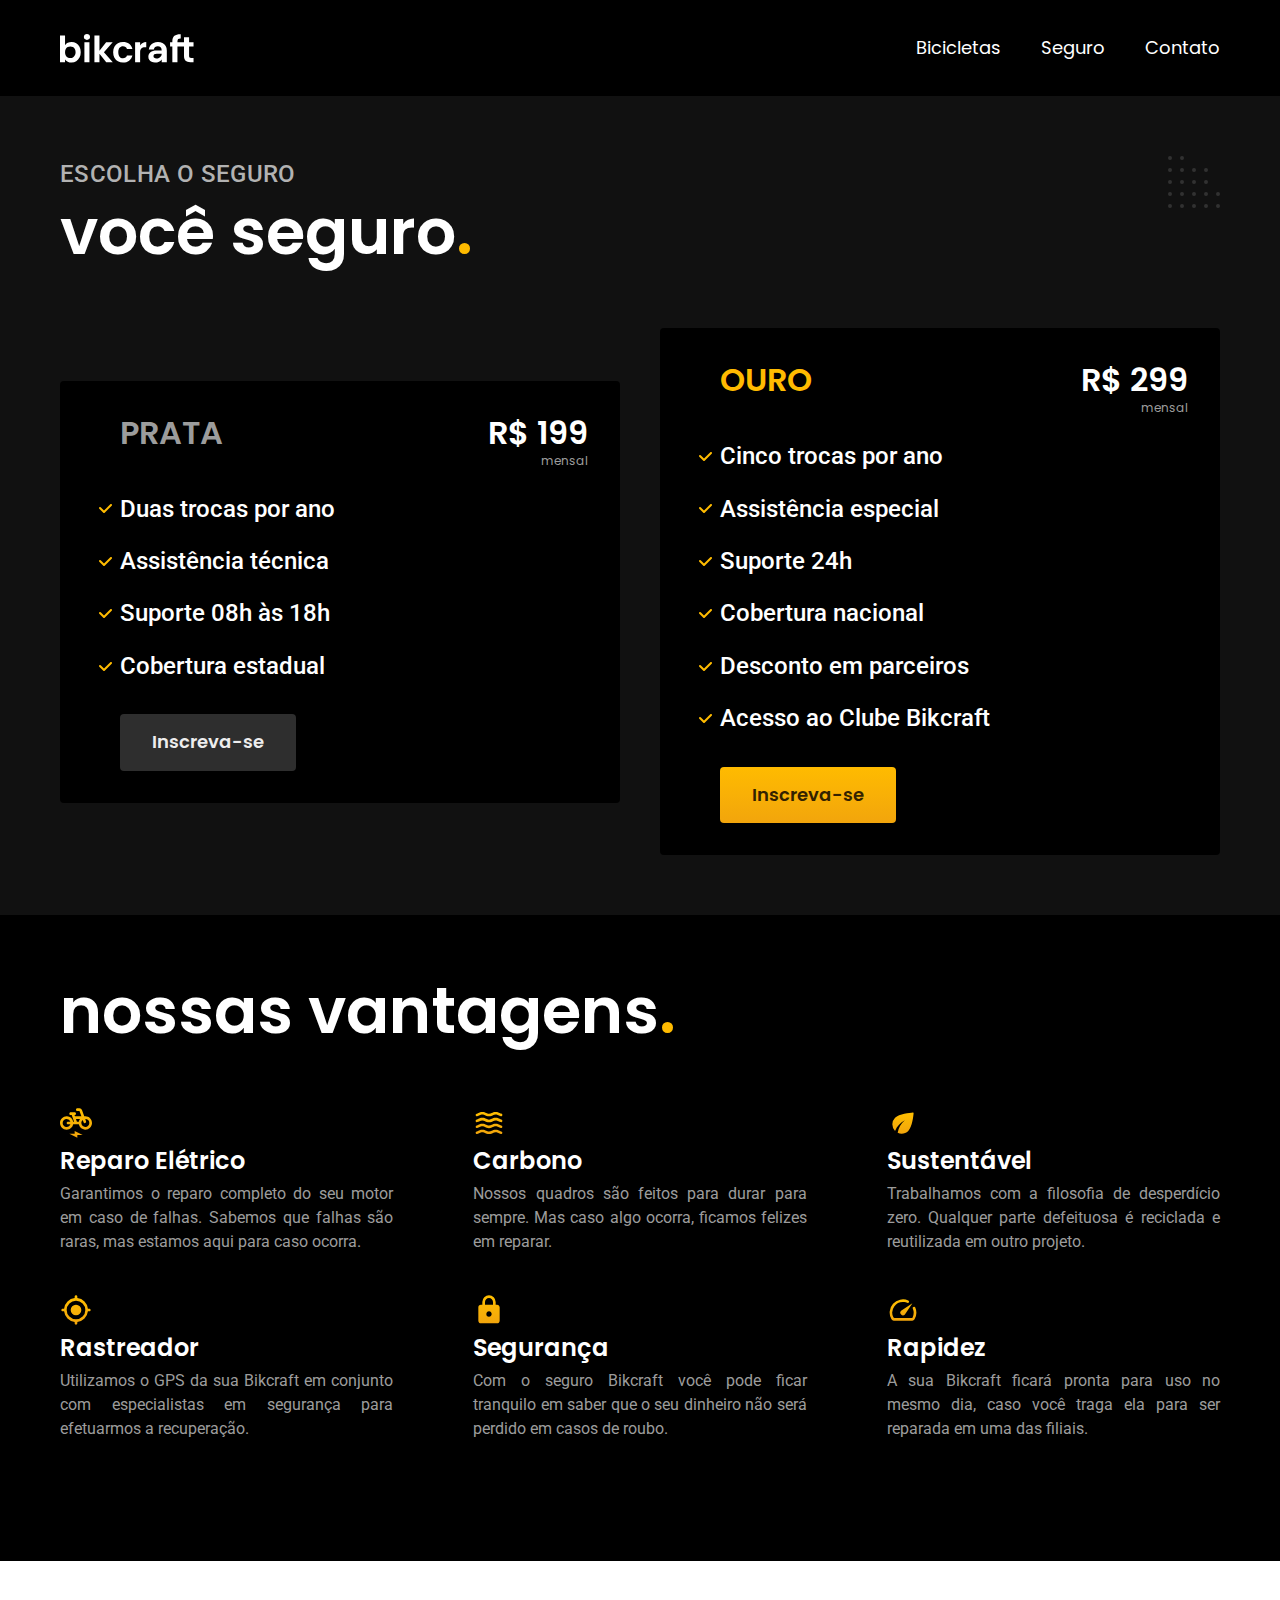
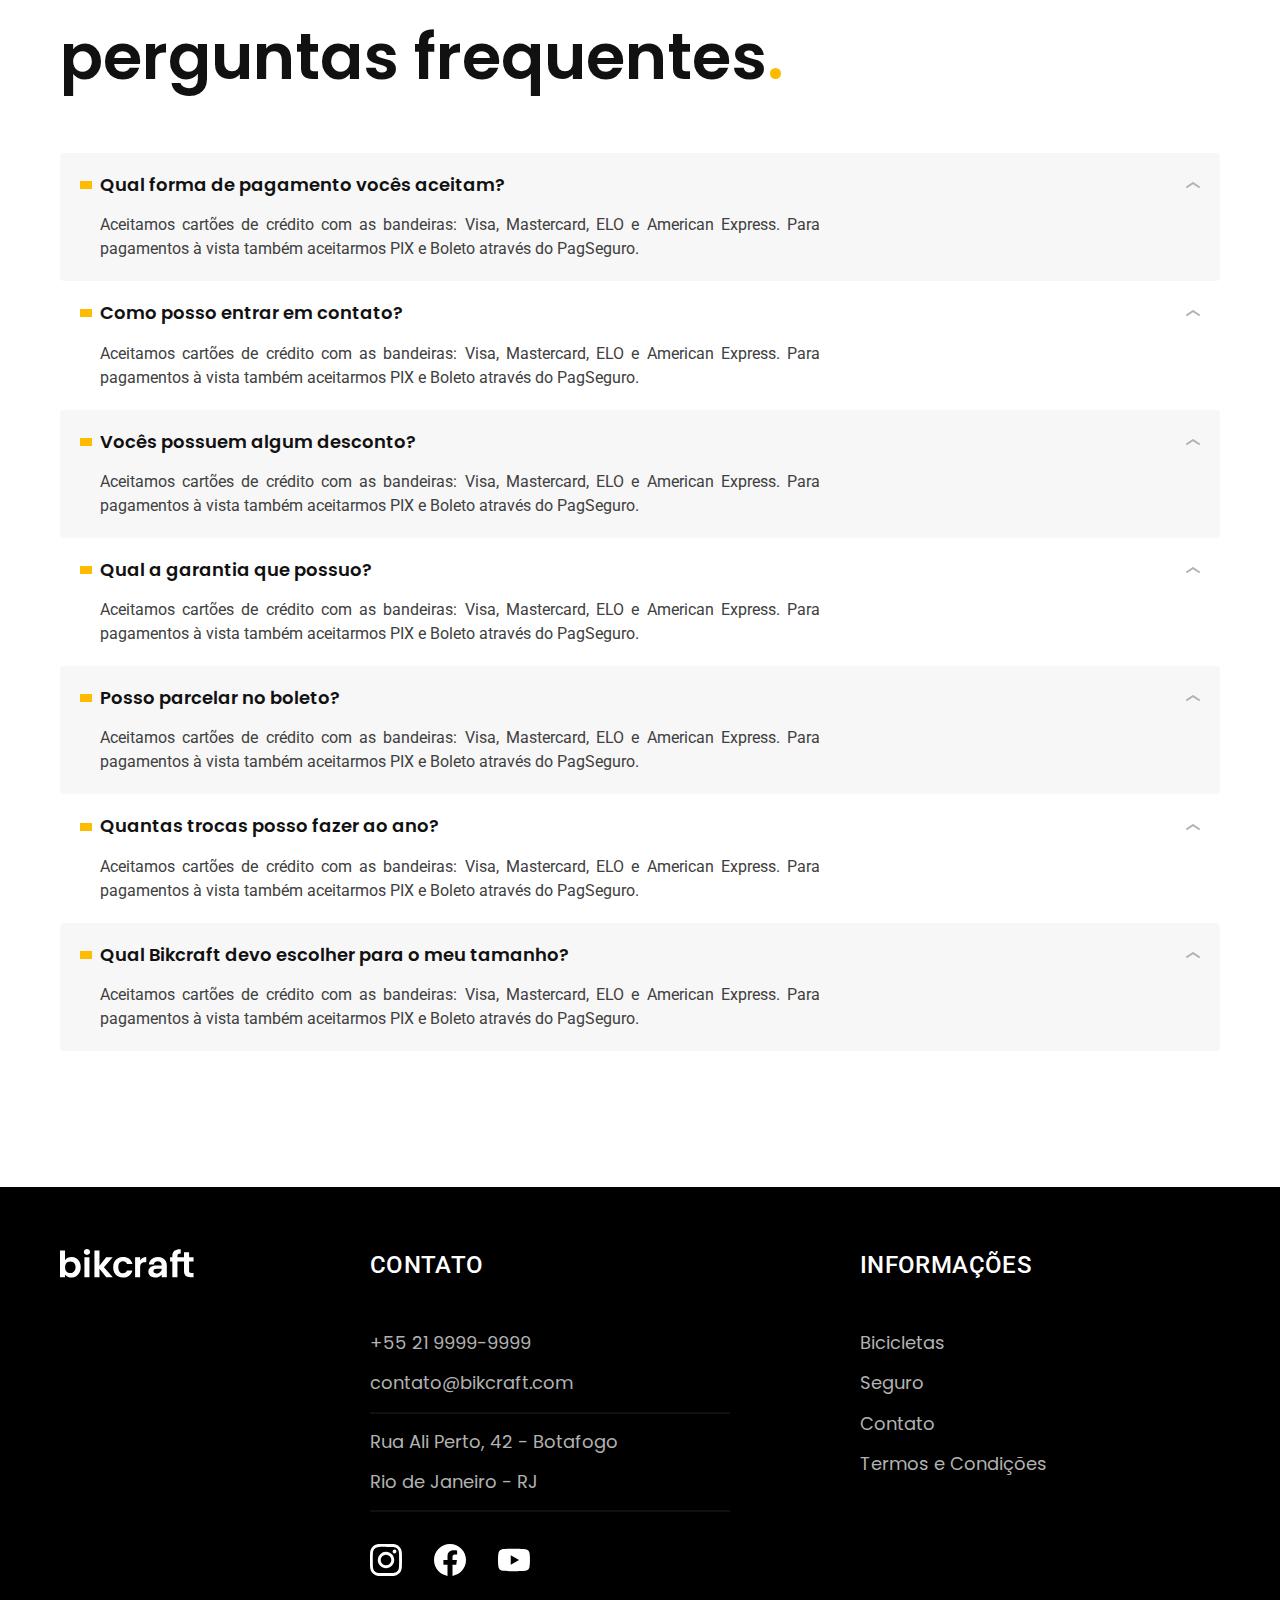
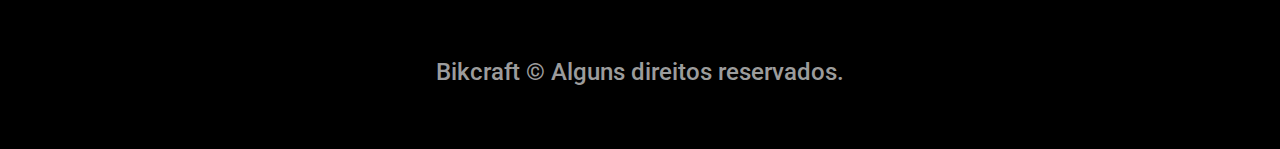
<file: seguros.html>
<!DOCTYPE html>
<html lang="pt-br">

<head>
  <meta charset="UTF-8">
  <meta name="viewport" content="width=device-width, initial-scale=1.0">
  <title>Seguros - Bicicletas Elétricas</title>
  <meta name="description" content="Bicicletas elétricas de alta precisão e qualidade,  feitas sob medida para o cliente. Explore o mundo na sua velocidade com a Bikcraft.">
  <link rel="preload" href="./css/style.css" as="style">
  <link rel="stylesheet" href="./css/style.css">
  <link rel="preconnect" href="https://fonts.googleapis.com">
  <link rel="preconnect" href="https://fonts.gstatic.com" crossorigin>
  <link href="https://fonts.googleapis.com/css2?family=Merriweather:ital,wght@1,900&family=Poppins:wght@100;400;600&family=Roboto:wght@400;500&display=swap" rel="stylesheet">
</head>

<body id="seguros">
  <header class="header-bg">
    <div class="header container">
      <a href="./">
        <img src="./img/bikcraft.svg" width="136" height="32" alt="Bikcraft">
      </a>

      <nav aria-label="primaria">
        <ul class="header-menu font-1-m cor-0">
          <li><a href="./bicicletas.html">Bicicletas</a></li>
          <li><a href="./seguros.html">Seguro</a></li>
          <li><a href="./contato.html">Contato</a></li>
        </ul>
      </nav>
    </div>
  </header>

  <main class="seguros-bg">
    <div class="titulo-bg">
      <div class="titulo container">
        <p class="font-2-l-b cor-5">ESCOLHA O SEGURO</p>
        <h1 class="font-1-xxl cor-0">você seguro<span class="cor-p1">.</span></h1>
      </div>
    </div>

    <div class="seguros container">
      <div class="seguros-item">
        <h3 class="cor-6 font-1-xl">PRATA</h3>
        <span class="font-1-xl cor-0">R$ 199<span class="font-1-xs cor-6">mensal</span></span>
        <ul class="font-2-m cor-0">
          <li>Duas trocas por ano</li>
          <li>Assistência técnica</li>
          <li>Suporte 08h às 18h</li>
          <li>Cobertura estadual</li>
        </ul>
        <a class="botao secundario" href="./orçamento.html">Inscreva-se</a>
      </div>

      <div class="seguros-item">
        <h3 class="font-1-xl cor-p1">OURO</h3>
        <span class="font-1-xl cor-0">R$ 299<span class="font-1-xs cor-6">mensal</span></span>
        <ul class="font-2-m cor-0">
          <li>Cinco trocas por ano</li>
          <li>Assistência especial</li>
          <li>Suporte 24h</li>
          <li>Cobertura nacional</li>
          <li>Desconto em parceiros</li>
          <li>Acesso ao Clube Bikcraft</li>
        </ul>
        <a class="botao" href="./orçamento.html">Inscreva-se</a>
      </div>
    </div>
  </main>

  <article class="vantagens-bg">
    <div class="container vantagens">
      <h2 class="font-1-xxl cor-0">nossas vantagens<span class="cor-p1">.</span></h2>

      <ul>
        <li>
          <img src="./img/icones/eletrica.svg" alt="">
          <h3 class="font-1-l cor-0">Reparo Elétrico</h3>
          <p class="cor-6 font-2-s">Garantimos o reparo completo do seu motor em caso de falhas. Sabemos que falhas são raras, mas estamos aqui para caso ocorra.</p>
        </li>

        <li>
          <img src="./img/icones/carbono.svg" alt="">
          <h3 class="font-1-l cor-0">Carbono</h3>
          <p class="cor-6 font-2-s">Nossos quadros são feitos para durar para sempre. Mas caso algo ocorra, ficamos felizes em reparar.</p>
        </li>

        <li>
          <img src="./img/icones/sustentavel.svg" alt="">
          <h3 class="font-1-l cor-0">Sustentável</h3>
          <p class="cor-6 font-2-s">Trabalhamos com a filosofia de desperdício zero. Qualquer parte defeituosa é reciclada e reutilizada em outro projeto.</p>
        </li>

        <li>
          <img src="./img/icones/rastreador.svg" alt="">
          <h3 class="font-1-l cor-0">Rastreador</h3>
          <p class="cor-6 font-2-s">Utilizamos o GPS da sua Bikcraft em conjunto com especialistas em segurança para efetuarmos a recuperação.</p>
        </li>

        <li>
          <img src="./img/icones/seguro.svg" alt="">
          <h3 class="font-1-l cor-0">Segurança</h3>
          <p class="cor-6 font-2-s">Com o seguro Bikcraft você pode ficar tranquilo em saber que o seu dinheiro não será perdido em casos de roubo.</p>
        </li>

        <li>
          <img src="./img/icones/velocidade.svg" alt="">
          <h3 class="font-1-l cor-0">Rapidez</h3>
          <p class="cor-6 font-2-s">A sua Bikcraft ficará pronta para uso no mesmo dia, caso você traga ela para ser reparada em uma das filiais.</p>
        </li>

      </ul>
    </div>
  </article>

  <article class="container perguntas">
    <h2 class="font-1-xxl">perguntas frequentes<span class="cor-p1">.</span></h2>
    <dl>
      <div>
        <dt class="font-1-m-b">Qual forma de pagamento vocês aceitam?</dt>
        <dd class="font-2-s cor-9">Aceitamos cartões de crédito com as bandeiras: Visa, Mastercard, ELO e American Express. Para pagamentos à vista também aceitarmos PIX e Boleto através do PagSeguro.</dd>
      </div>
      <div>
        <dt class="font-1-m-b">Como posso entrar em contato?</dt>
        <dd class="font-2-s cor-9">Aceitamos cartões de crédito com as bandeiras: Visa, Mastercard, ELO e American Express. Para pagamentos à vista também aceitarmos PIX e Boleto através do PagSeguro.</dd>
      </div>
      <div>
        <dt class="font-1-m-b">Vocês possuem algum desconto?</dt>
        <dd class="font-2-s cor-9">Aceitamos cartões de crédito com as bandeiras: Visa, Mastercard, ELO e American Express. Para pagamentos à vista também aceitarmos PIX e Boleto através do PagSeguro.</dd>
      </div>
      <div>
        <dt class="font-1-m-b">Qual a garantia que possuo?</dt>
        <dd class="font-2-s cor-9">Aceitamos cartões de crédito com as bandeiras: Visa, Mastercard, ELO e American Express. Para pagamentos à vista também aceitarmos PIX e Boleto através do PagSeguro.</dd>
      </div>
      <div>
        <dt class="font-1-m-b">Posso parcelar no boleto?</dt>
        <dd class="font-2-s cor-9">Aceitamos cartões de crédito com as bandeiras: Visa, Mastercard, ELO e American Express. Para pagamentos à vista também aceitarmos PIX e Boleto através do PagSeguro.</dd>
      </div>
      <div>
        <dt class="font-1-m-b">Quantas trocas posso fazer ao ano?</dt>
        <dd class="font-2-s cor-9">Aceitamos cartões de crédito com as bandeiras: Visa, Mastercard, ELO e American Express. Para pagamentos à vista também aceitarmos PIX e Boleto através do PagSeguro.</dd>
      </div>
      <div>
        <dt class="font-1-m-b">Qual Bikcraft devo escolher para o meu tamanho?</dt>
        <dd class="font-2-s cor-9">Aceitamos cartões de crédito com as bandeiras: Visa, Mastercard, ELO e American Express. Para pagamentos à vista também aceitarmos PIX e Boleto através do PagSeguro.</dd>
      </div>
    </dl>
  </article>

  <footer class="footer-bg">
    <div class="footer container">

      <img src="./img/bikcraft.svg" width="136" height="32" alt="Bikcraft">

      <div class="footer-contato">
        <h3 class="font-2-l-b cor-0">Contato</h3>
        <ul class="cor-5 font-1-m lista2">
          <li><a href="tel:+552199999999">+55 21 9999-9999</a></li>
          <li> <a href="mailto:contato@bikcraft.com">contato@bikcraft.com</a></li>
          <li>Rua Ali Perto, 42 - Botafogo</li>
          <li>Rio de Janeiro - RJ</li>
        </ul>

        <div class="footer-redes">
          <a href="./">
            <img src="./img/redes/instagram.svg" width="32" height="32" alt="Instagram">
          </a>
          <a href="./">
            <img src="./img/redes/facebook.svg" width="32" height="32" alt="Facebook">
          </a>
          <a href="./">
            <img src="./img/redes/youtube.svg" width="32" height="32" alt="youtube">
          </a>
        </div>
      </div>


      <div class="footer-informacoes">
        <h3 class="font-2-l-b cor-0">Informações</h3>
        <nav>
          <ul class="cor-5 font-1-m">
            <li><a href="./bicicletas.html">Bicicletas</a></li>
            <li><a href="./seguros.html">Seguro</a></li>
            <li><a href="./contato.html">Contato</a></li>
            <li><a href="./termos.html">Termos e Condições</a></li>
          </ul>
        </nav>
      </div>
      <p class="cor-6 font-2-m footer-copy">Bikcraft © Alguns direitos reservados.</p>
    </div>
  </footer>
</body>

</html>
</file>
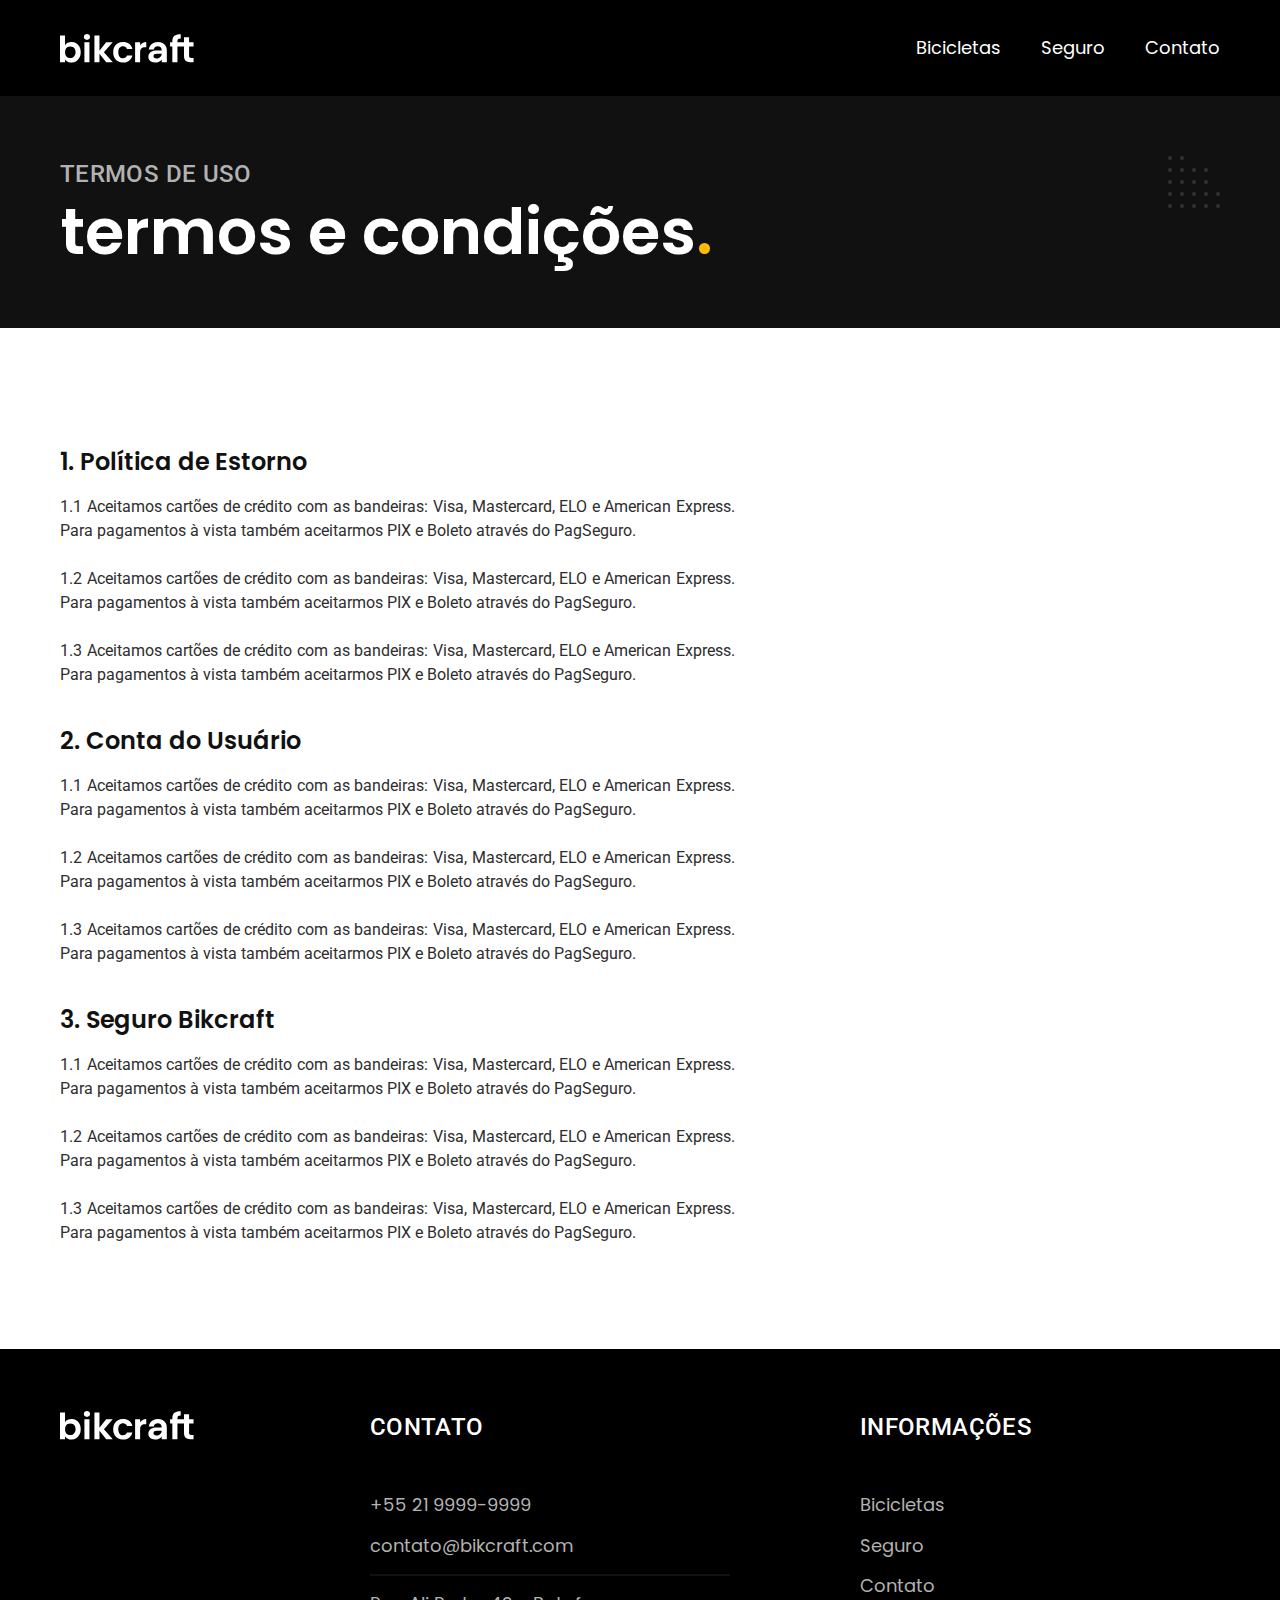
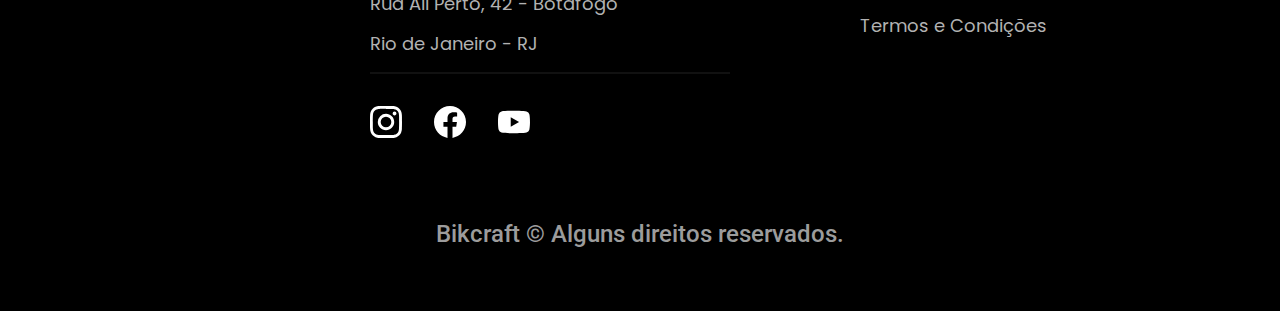
<file: termos.html>
<!DOCTYPE html>
<html lang="pt-br">

<head>
  <meta charset="UTF-8">
  <meta name="viewport" content="width=device-width, initial-scale=1.0">
  <title>Termos e Condições | Bikcraft</title>
  <meta name="description" content="Termos e Condições.">
  <link rel="preload" href="./css/style.css" as="style">
  <link rel="stylesheet" href="./css/style.css">
  <link rel="preconnect" href="https://fonts.googleapis.com">
  <link rel="preconnect" href="https://fonts.gstatic.com" crossorigin>
  <link href="https://fonts.googleapis.com/css2?family=Merriweather:ital,wght@1,900&family=Poppins:wght@100;400;600&family=Roboto:wght@400;500&display=swap" rel="stylesheet">
</head>

<body id="termos">
  <header class="header-bg">
    <div class="header container">
      <a href="./">
        <img src="./img/bikcraft.svg" width="136" height="32" alt="Bikcraft">
      </a>

      <nav aria-label="primaria">
        <ul class="header-menu font-1-m cor-0">
          <li><a href="./bicicletas.html">Bicicletas</a></li>
          <li><a href="./seguros.html">Seguro</a></li>
          <li><a href="./contato.html">Contato</a></li>
        </ul>
      </nav>
    </div>
  </header>

  <main>
    <div class="titulo-bg">
      <div class="titulo container">
        <p class="font-2-l-b cor-5">TERMOS DE USO</p>
        <h1 class="font-1-xxl cor-0">termos e condições<span class="cor-p1">.</span></h1>
      </div>
    </div>
    <div class="termos container">
      <h2 class="cor-11 font-1-l">1. Política de Estorno</h2>
      <p class="cor-10 font-2-s">1.1 Aceitamos cartões de crédito com as bandeiras: Visa, Mastercard, ELO e American Express. Para pagamentos à vista também aceitarmos PIX e Boleto através do PagSeguro.</p>

      <p class="cor-10 font-2-s">1.2 Aceitamos cartões de crédito com as bandeiras: Visa, Mastercard, ELO e American Express. Para pagamentos à vista também aceitarmos PIX e Boleto através do PagSeguro.</p>

      <p class="cor-10 font-2-s">1.3 Aceitamos cartões de crédito com as bandeiras: Visa, Mastercard, ELO e American Express. Para pagamentos à vista também aceitarmos PIX e Boleto através do PagSeguro.</p>

      <h2 class="cor-11 font-1-l">2. Conta do Usuário</h2>
      <p class="cor-10 font-2-s">1.1 Aceitamos cartões de crédito com as bandeiras: Visa, Mastercard, ELO e American Express. Para pagamentos à vista também aceitarmos PIX e Boleto através do PagSeguro.</p>

      <p class="cor-10 font-2-s">1.2 Aceitamos cartões de crédito com as bandeiras: Visa, Mastercard, ELO e American Express. Para pagamentos à vista também aceitarmos PIX e Boleto através do PagSeguro.</p>

      <p class="cor-10 font-2-s">1.3 Aceitamos cartões de crédito com as bandeiras: Visa, Mastercard, ELO e American Express. Para pagamentos à vista também aceitarmos PIX e Boleto através do PagSeguro.</p>

      <h2 class="cor-11 font-1-l">3. Seguro Bikcraft</h2>
      <p class="cor-10 font-2-s">1.1 Aceitamos cartões de crédito com as bandeiras: Visa, Mastercard, ELO e American Express. Para pagamentos à vista também aceitarmos PIX e Boleto através do PagSeguro.</p>

      <p class="cor-10 font-2-s">1.2 Aceitamos cartões de crédito com as bandeiras: Visa, Mastercard, ELO e American Express. Para pagamentos à vista também aceitarmos PIX e Boleto através do PagSeguro.</p>

      <p class="cor-10 font-2-s">1.3 Aceitamos cartões de crédito com as bandeiras: Visa, Mastercard, ELO e American Express. Para pagamentos à vista também aceitarmos PIX e Boleto através do PagSeguro.</p>
    </div>
  </main>

  <footer class="footer-bg">
    <div class="footer container">

      <img src="./img/bikcraft.svg" width="136" height="32" alt="Bikcraft">

      <div class="footer-contato">
        <h3 class="font-2-l-b cor-0">Contato</h3>
        <ul class="cor-5 font-1-m lista2">
          <li><a href="tel:+552199999999">+55 21 9999-9999</a></li>
          <li> <a href="mailto:contato@bikcraft.com">contato@bikcraft.com</a></li>
          <li>Rua Ali Perto, 42 - Botafogo</li>
          <li>Rio de Janeiro - RJ</li>
        </ul>

        <div class="footer-redes">
          <a href="./">
            <img src="./img/redes/instagram.svg" width="32" height="32" alt="Instagram">
          </a>
          <a href="./">
            <img src="./img/redes/facebook.svg" width="32" height="32" alt="Facebook">
          </a>
          <a href="./">
            <img src="./img/redes/youtube.svg" width="32" height="32" alt="youtube">
          </a>
        </div>
      </div>


      <div class="footer-informacoes">
        <h3 class="font-2-l-b cor-0">Informações</h3>
        <nav>
          <ul class="cor-5 font-1-m">
            <li><a href="./bicicletas.html">Bicicletas</a></li>
            <li><a href="./seguros.html">Seguro</a></li>
            <li><a href="./contato.html">Contato</a></li>
            <li><a href="./contato.html">Termos e Condições</a></li>
          </ul>
        </nav>
      </div>
      <p class="cor-6 font-2-m footer-copy">Bikcraft © Alguns direitos reservados.</p>
    </div>
  </footer>
</body>

</html>
</file>
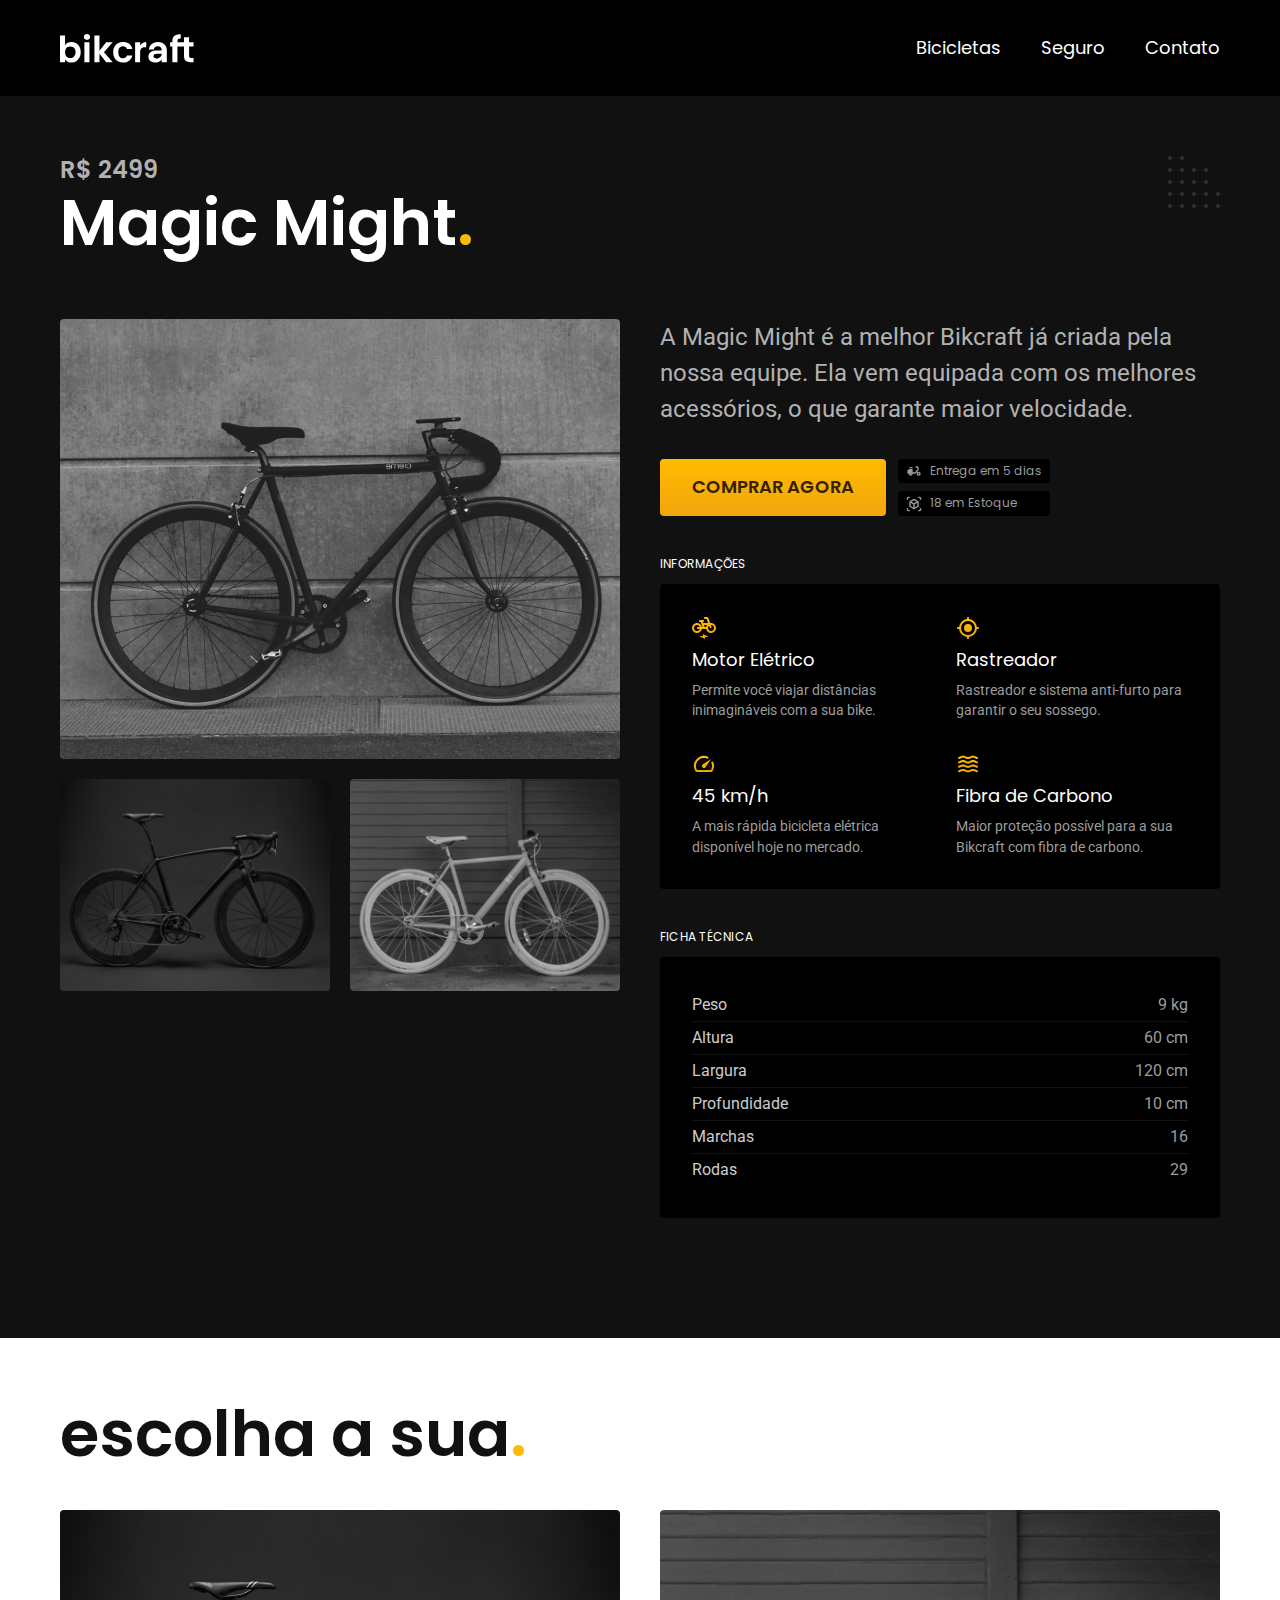
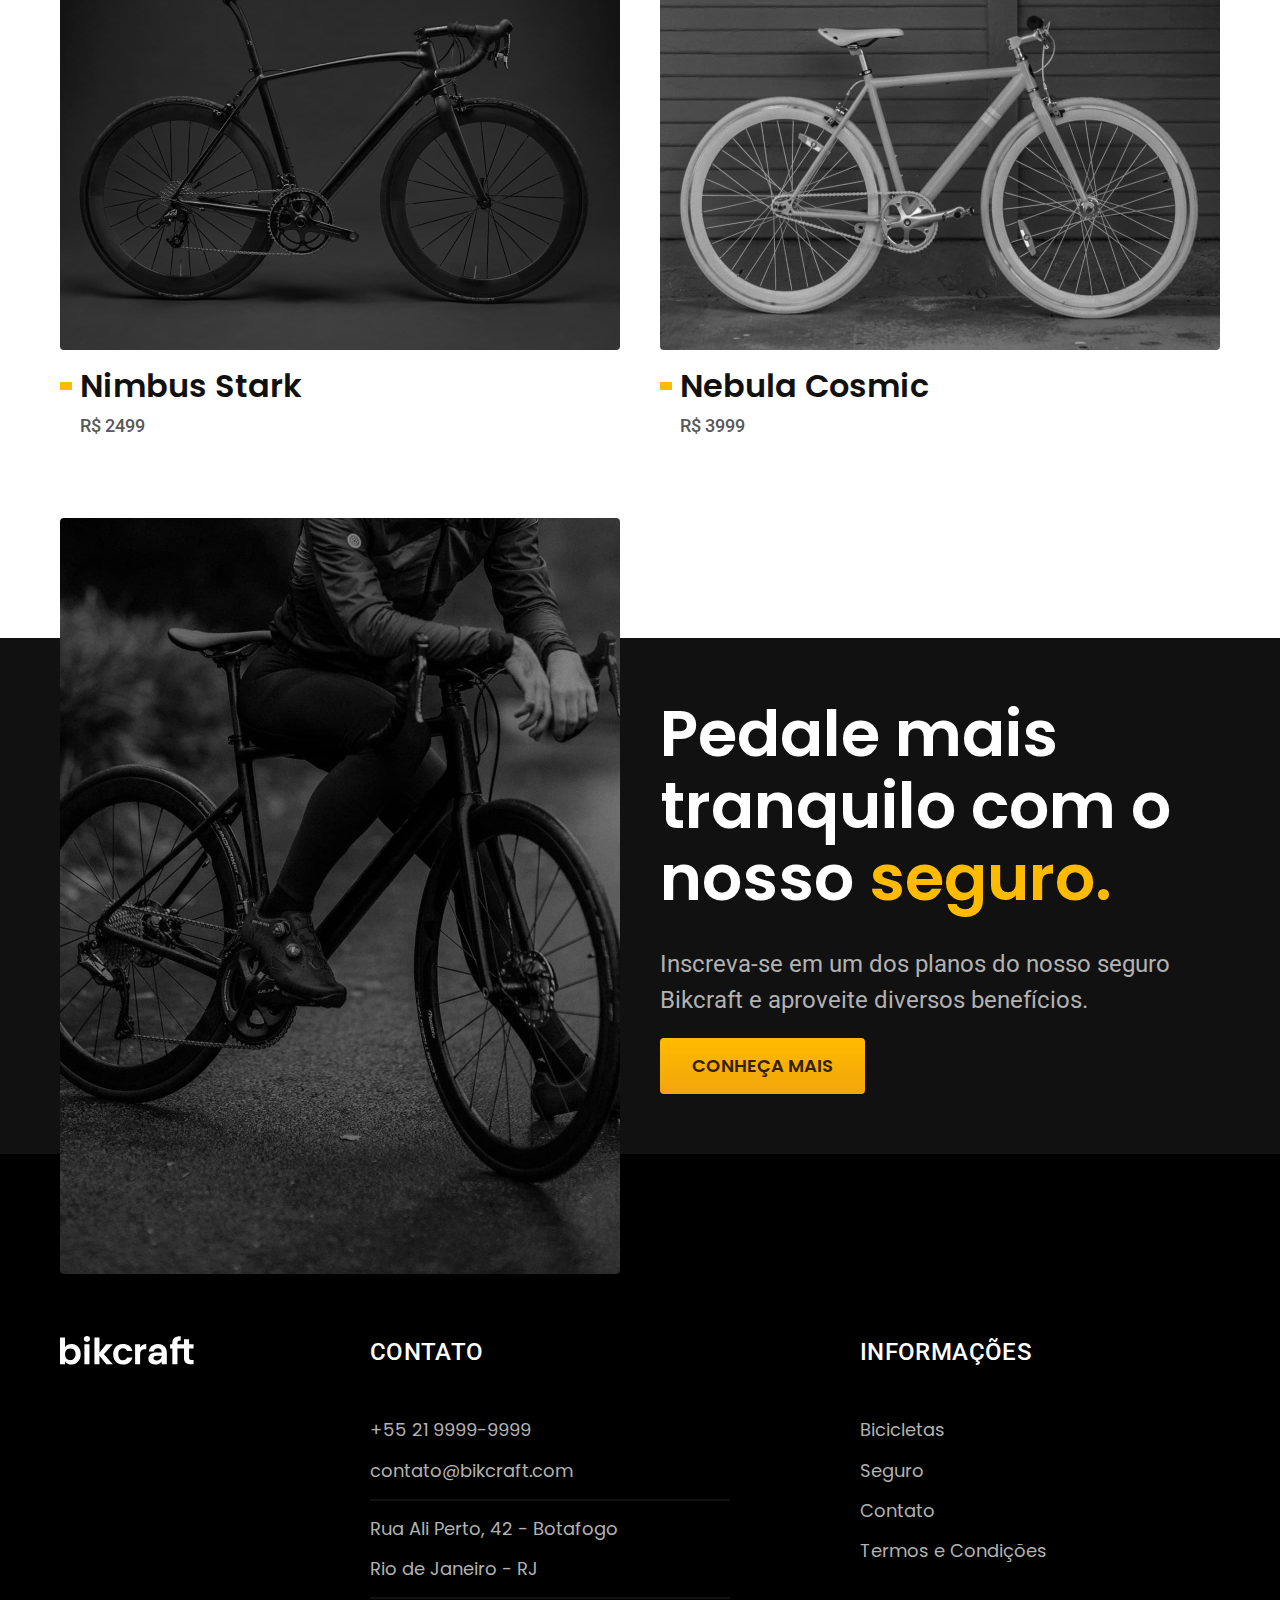
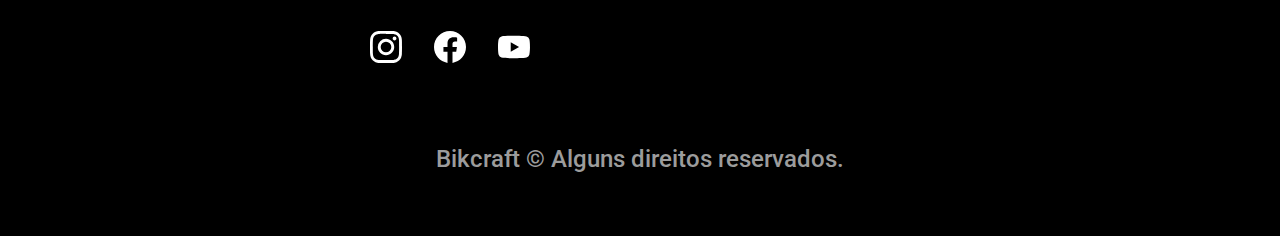
<file: bicicletas/magic.html>
<!DOCTYPE html>
<html lang="pt-br">

<head>
  <meta charset="UTF-8">
  <meta name="viewport" content="width=device-width, initial-scale=1.0">
  <title>Magic Might | Bikcraft</title>
  <meta name="description" content="Magic">
  <link rel="stylesheet" href="../css/style.css">
  <link rel="preconnect" href="https://fonts.googleapis.com">
  <link rel="preconnect" href="https://fonts.gstatic.com" crossorigin>
  <link href="https://fonts.googleapis.com/css2?family=Merriweather:ital,wght@1,900&family=Poppins:wght@100;400;600&family=Roboto:wght@400;500&display=swap" rel="stylesheet">
</head>

<body id="bicicleta">
  <header class="header-bg">
    <div class="header container">
      <a href="../">
        <img src="../img/bikcraft.svg" alt="Bikcraft">
      </a>

      <nav aria-label="primaria">
        <ul class="header-menu font-1-m cor-0">
          <li><a href="../bicicletas.html">Bicicletas</a></li>
          <li><a href="../seguros.html">Seguro</a></li>
          <li><a href="../contato.html">Contato</a></li>
        </ul>
      </nav>
    </div>
  </header>

  <main class="titulo-bg">
    <div>
      <div class="titulo container">
        <p class="font-1-l cor-5">R$ 2499</p>
        <h1 class="font-1-xxl cor-0">Magic Might<span class="cor-p1">.</span></h1>
      </div>
    </div>

    <div>
      <div class="container bicicleta">
        <div class="bicicleta-imagens">
          <img src="../img/bicicleta/nimbus2.jpg" alt="">
          <img src="../img/bicicleta/nimbus1.jpg" alt="">
          <img src="../img/bicicleta/nimbus3.jpg" alt="">
        </div>

        <div class="bicicleta-conteudo">
          <p class="cor-5 font-2-l">A Magic Might é a melhor Bikcraft já criada pela nossa equipe. Ela vem equipada com os melhores acessórios, o que garante maior velocidade.</p>
          <div class="bicicleta-comprar">
            <a class="botao" href="../orcamento.html">COMPRAR AGORA</a>
            <span class="font-1-xs cor-6">
              <img src="../img/icones/entrega.svg" alt="">
              Entrega em 5 dias
            </span>
            <span class="font-1-xs cor-6">
              <img src="../img/icones/estoque.svg" alt="">
              18 em Estoque
            </span>
          </div>

          <h2 class="font-1-xs cor-0">INFORMAÇÕES</h2>
          <ul class="bicicleta-informacoes">
            <li>
              <img src="../img/icones/eletrica.svg" alt="">
              <h3 class="font-1-m cor-0">Motor Elétrico</h3>
              <p class="cor-6 font-2-xs">Permite você viajar distâncias inimagináveis com a sua bike.</p>
            </li>

            <li>
              <img src="../img/icones/rastreador.svg" alt="">
              <h3 class="font-1-m cor-0">Rastreador</h3>
              <p class="cor-6 font-2-xs">Rastreador e sistema anti-furto para garantir o seu sossego.</p>
            </li>

            <li>
              <img src="../img/icones/velocidade.svg" alt="">
              <h3 class="font-1-m cor-0">45 km/h</h3>
              <p class="cor-6 font-2-xs">A mais rápida bicicleta elétrica disponível hoje no mercado.</p>
            </li>

            <li>
              <img src="../img/icones/carbono.svg" alt="">
              <h3 class="font-1-m cor-0">Fibra de Carbono</h3>
              <p class="cor-6 font-2-xs">Maior proteção possível para a sua Bikcraft com fibra de carbono.</p>
            </li>
          </ul>

          <h2 class="font-1-xs cor-0">FICHA TÉCNICA</h2>
          <ul class="font-2-s cor-4 bicicleta-ficha">
            <li>Peso<span>9 kg</span></li>
            <li>Altura<span>60 cm</span></li>
            <li>Largura<span>120 cm</span></li>
            <li>Profundidade<span>10 cm</span></li>
            <li>Marchas<span>16</span></li>
            <li>Rodas<span>29</span></li>
          </ul>
        </div>
      </div>
  </main>

  <article class="bicicletas-lista container">

    <h2 class="font-1-xxl ">escolha a sua<span class="cor-p1">.</span></h2>

    <ul>
      <li>
        <a href="./nimbus.html">
          <img src="../img/bicicleta/nimbus1.jpg" alt="Bicicleta Preta">
          <h3 class="font-1-xl bicicleta-tipo">Nimbus Stark</h3>
          <span class="font-2-m cor-8 bicicleta-preco">R$ 2499</span>
        </a>
      </li>
      <li>
        <a href="./nebula/html">
          <img src="../img/bicicleta/nimbus3.jpg" alt="Bicicleta Cinza">
          <h3 class="font-1-xl bicicleta-tipo">Nebula Cosmic</h3>
          <span class="font-2-m cor-8 bicicleta-preco">R$ 3999</span>
        </a>
      </li>
    </ul>
  </article>

  <article class="seguro-bg">
    <div class="seguro container">
      <div class="seguro-imagem">
        <img src="../img/fotos/seguros.jpg" alt="Pessoa parada em cima de uma bicicleta">
      </div>
      <div class="seguro-conteudo">
        <h1 class="font-1-xxl cor-0">Pedale mais tranquilo com o nosso<span class="cor-p1"> seguro.</span></h1>
        <p class="font-2-l cor-5">Inscreva-se em um dos planos do nosso seguro Bikcraft e aproveite diversos benefícios.</p>
        <a class="botao" href="../seguros.html">CONHEÇA MAIS</a>
      </div>
    </div>
  </article>

  <footer class="footer-bg">
    <div class="footer container">

      <img src="../img/bikcraft.svg" alt="Bikcraft">

      <div class="footer-contato">
        <h3 class="font-2-l-b cor-0">Contato</h3>
        <ul class="cor-5 font-1-m lista2">
          <li><a href="tel:+552199999999">+55 21 9999-9999</a></li>
          <li> <a href="mailto:contato@bikcraft.com">contato@bikcraft.com</a></li>
          <li>Rua Ali Perto, 42 - Botafogo</li>
          <li>Rio de Janeiro - RJ</li>
        </ul>

        <div class="footer-redes">
          <a href="../">
            <img src="../img/redes/instagram.svg" alt="Instagram">
          </a>
          <a href="../">
            <img src="../img/redes/facebook.svg" alt="Facebook">
          </a>
          <a href="../">
            <img src="../img/redes/youtube.svg" alt="youtube">
          </a>
        </div>
      </div>


      <div class="footer-informacoes">
        <h3 class="font-2-l-b cor-0">Informações</h3>
        <nav>
          <ul class="cor-5 font-1-m">
            <li><a href="../bicicletas.html">Bicicletas</a></li>
            <li><a href="../seguros.html">Seguro</a></li>
            <li><a href="../contato.html">Contato</a></li>
            <li><a href="../contato.html">Termos e Condições</a></li>
          </ul>
        </nav>
      </div>
      <p class="cor-6 font-2-m footer-copy">Bikcraft © Alguns direitos reservados.</p>
    </div>
  </footer>
</body>

</html>
</file>
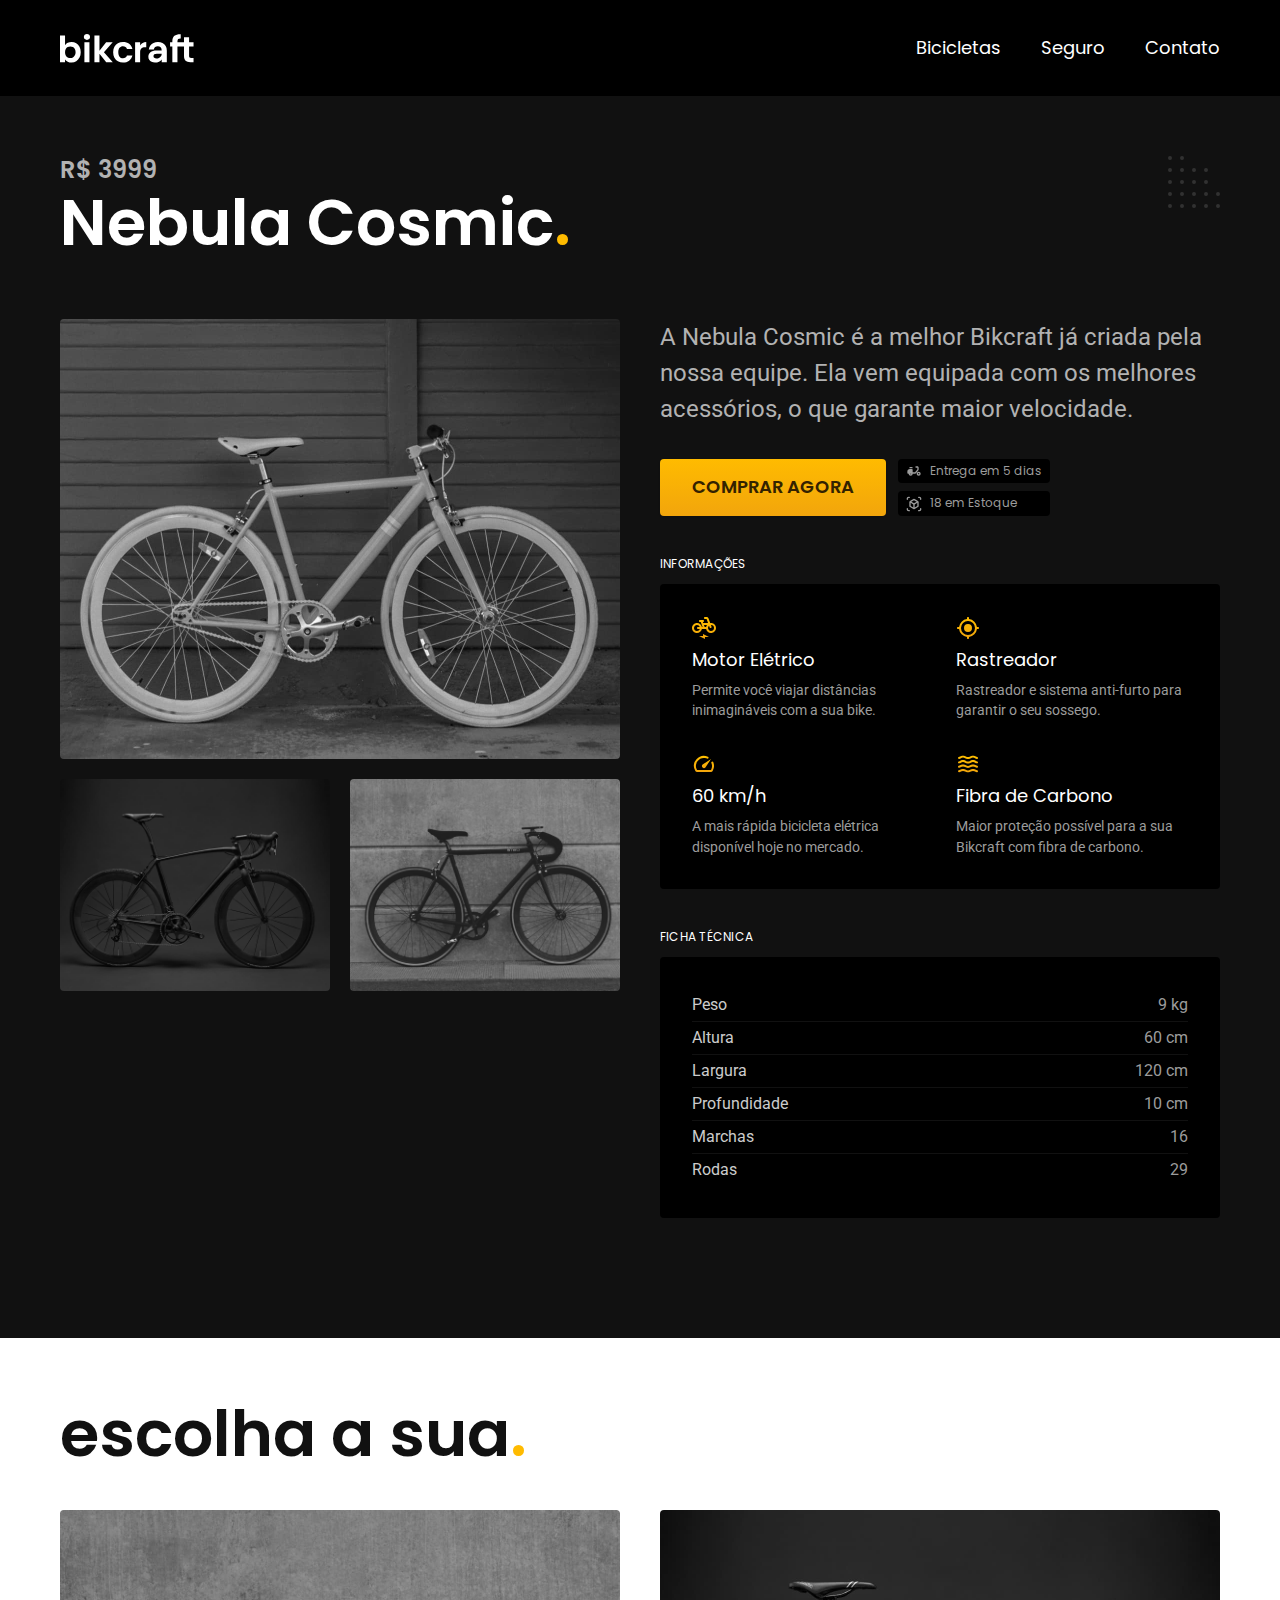
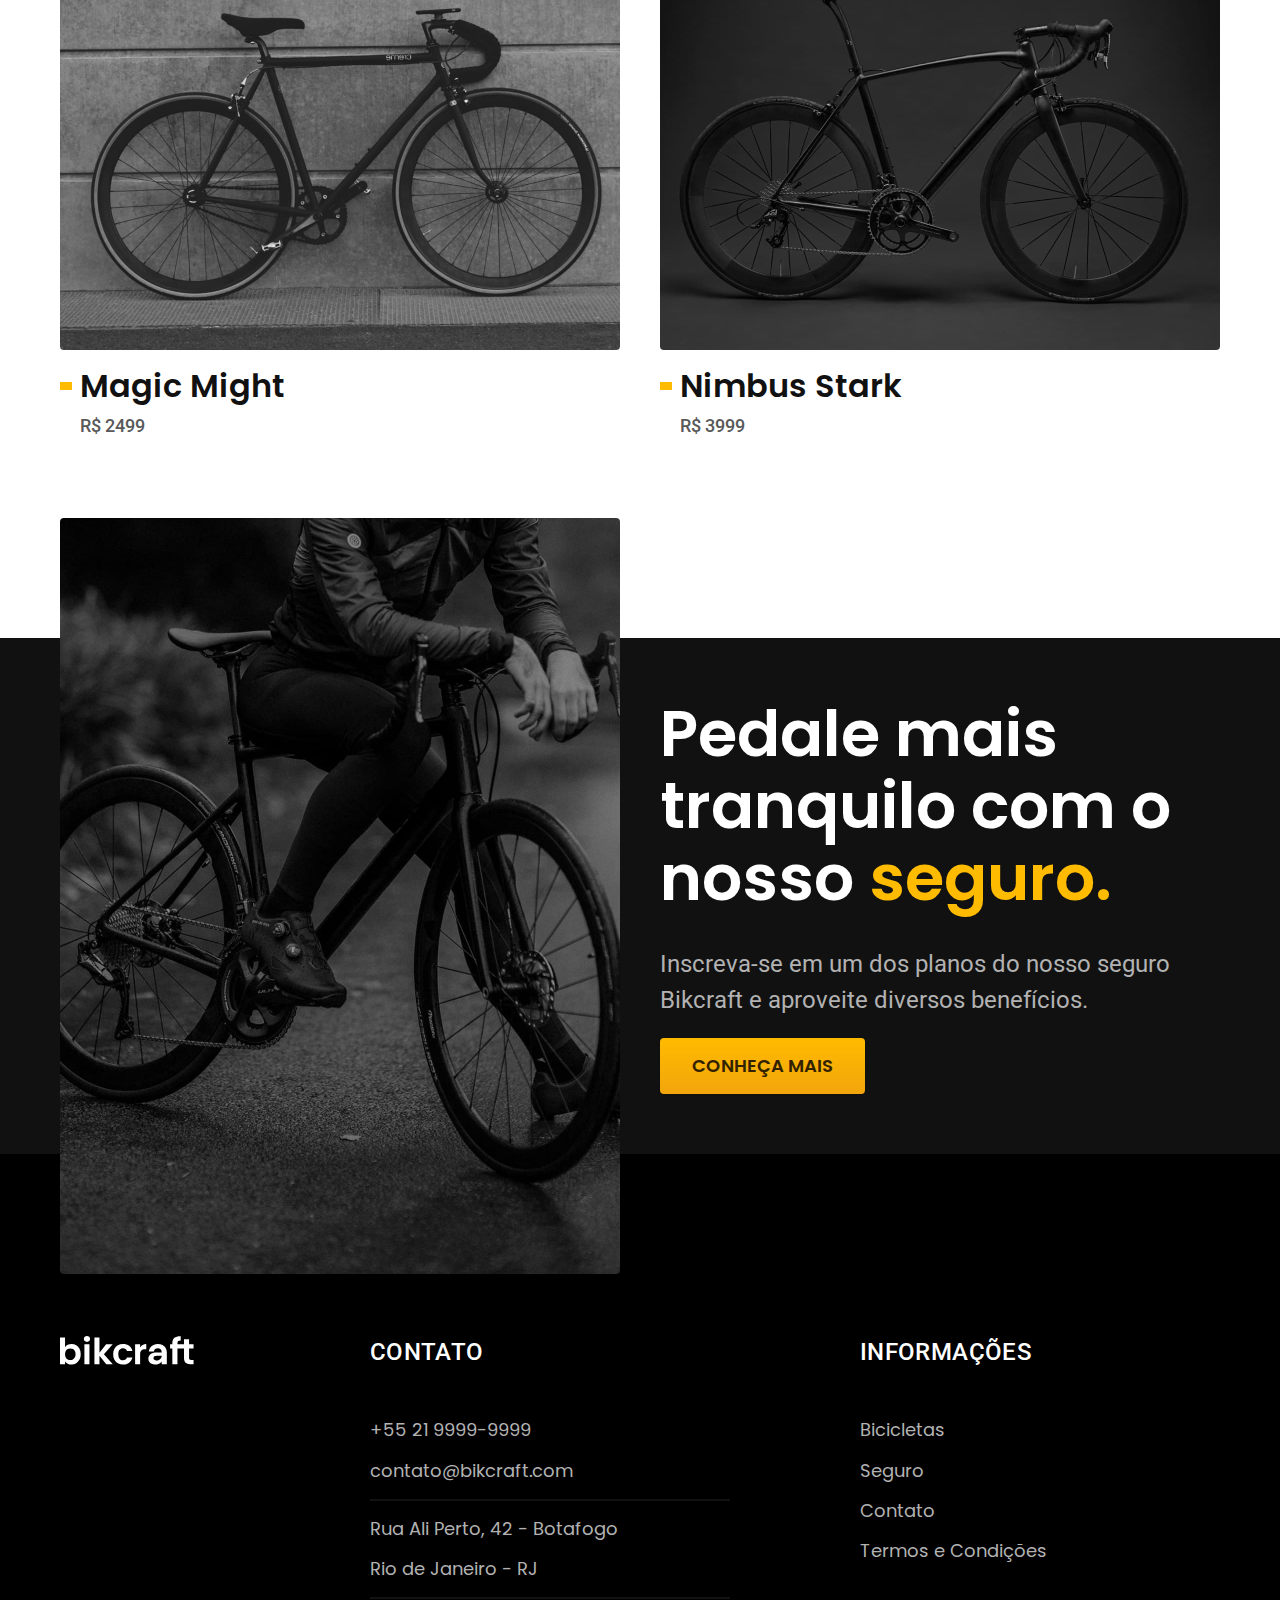
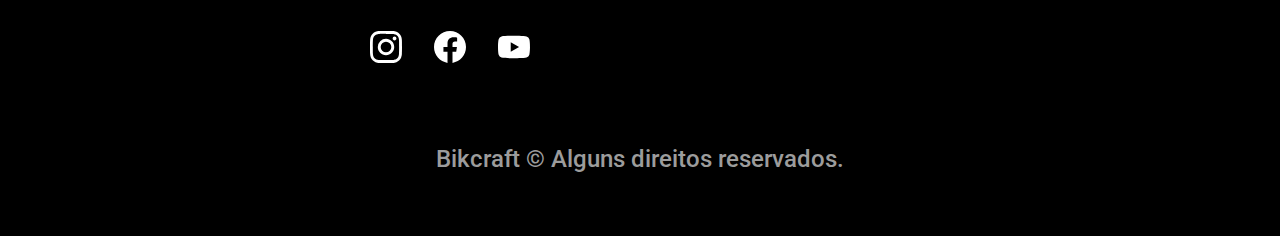
<file: bicicletas/nebula.html>
<!DOCTYPE html>
<html lang="pt-br">

<head>
  <meta charset="UTF-8">
  <meta name="viewport" content="width=device-width, initial-scale=1.0">
  <title>Nebula Cosmic | Bikcraft</title>
  <meta name="description" content="Nebula">
  <link rel="stylesheet" href="../css/style.css">
  <link rel="preconnect" href="https://fonts.googleapis.com">
  <link rel="preconnect" href="https://fonts.gstatic.com" crossorigin>
  <link href="https://fonts.googleapis.com/css2?family=Merriweather:ital,wght@1,900&family=Poppins:wght@100;400;600&family=Roboto:wght@400;500&display=swap" rel="stylesheet">
</head>

<body id="bicicleta">
  <header class="header-bg">
    <div class="header container">
      <a href="../">
        <img src="../img/bikcraft.svg" alt="Bikcraft">
      </a>

      <nav aria-label="primaria">
        <ul class="header-menu font-1-m cor-0">
          <li><a href="../bicicletas.html">Bicicletas</a></li>
          <li><a href="../seguros.html">Seguro</a></li>
          <li><a href="../contato.html">Contato</a></li>
        </ul>
      </nav>
    </div>
  </header>

  <main class="titulo-bg">
    <div>
      <div class="titulo container">
        <p class="font-1-l cor-5">R$ 3999</p>
        <h1 class="font-1-xxl cor-0">Nebula Cosmic<span class="cor-p1">.</span></h1>
      </div>
    </div>

    <div>
      <div class="container bicicleta">
        <div class="bicicleta-imagens">
          <img src="../img/bicicleta/nimbus3.jpg" alt="">
          <img src="../img/bicicleta/nimbus1.jpg" alt="">
          <img src="../img/bicicleta/nimbus2.jpg" alt="">
        </div>

        <div class="bicicleta-conteudo">
          <p class="cor-5 font-2-l">A Nebula Cosmic é a melhor Bikcraft já criada pela nossa equipe. Ela vem equipada com os melhores acessórios, o que garante maior velocidade.</p>
          <div class="bicicleta-comprar">
            <a class="botao" href="../orcamento.html">COMPRAR AGORA</a>
            <span class="font-1-xs cor-6">
              <img src="../img/icones/entrega.svg" alt="">
              Entrega em 5 dias
            </span>
            <span class="font-1-xs cor-6">
              <img src="../img/icones/estoque.svg" alt="">
              18 em Estoque
            </span>
          </div>

          <h2 class="font-1-xs cor-0">INFORMAÇÕES</h2>
          <ul class="bicicleta-informacoes">
            <li>
              <img src="../img/icones/eletrica.svg" alt="">
              <h3 class="font-1-m cor-0">Motor Elétrico</h3>
              <p class="cor-6 font-2-xs">Permite você viajar distâncias inimagináveis com a sua bike.</p>
            </li>

            <li>
              <img src="../img/icones/rastreador.svg" alt="">
              <h3 class="font-1-m cor-0">Rastreador</h3>
              <p class="cor-6 font-2-xs">Rastreador e sistema anti-furto para garantir o seu sossego.</p>
            </li>

            <li>
              <img src="../img/icones/velocidade.svg" alt="">
              <h3 class="font-1-m cor-0">60 km/h</h3>
              <p class="cor-6 font-2-xs">A mais rápida bicicleta elétrica disponível hoje no mercado.</p>
            </li>

            <li>
              <img src="../img/icones/carbono.svg" alt="">
              <h3 class="font-1-m cor-0">Fibra de Carbono</h3>
              <p class="cor-6 font-2-xs">Maior proteção possível para a sua Bikcraft com fibra de carbono.</p>
            </li>
          </ul>

          <h2 class="font-1-xs cor-0">FICHA TÉCNICA</h2>
          <ul class="font-2-s cor-4 bicicleta-ficha">
            <li>Peso<span>9 kg</span></li>
            <li>Altura<span>60 cm</span></li>
            <li>Largura<span>120 cm</span></li>
            <li>Profundidade<span>10 cm</span></li>
            <li>Marchas<span>16</span></li>
            <li>Rodas<span>29</span></li>
          </ul>
        </div>
      </div>
  </main>

  <article class="bicicletas-lista container">

    <h2 class="font-1-xxl ">escolha a sua<span class="cor-p1">.</span></h2>

    <ul>
      <li>
        <a href="./magic/html">
          <img src="../img/bicicleta/nimbus2.jpg" alt="Bicicleta Preta">
          <h3 class="font-1-xl bicicleta-tipo">Magic Might</h3>
          <span class="font-2-m cor-8 bicicleta-preco">R$ 2499</span>
        </a>
      </li>
      <li>
        <a href="./nimbus.html">
          <img src="../img/bicicleta/nimbus1.jpg" alt="Bicicleta Cinza">
          <h3 class="font-1-xl bicicleta-tipo">Nimbus Stark</h3>
          <span class="font-2-m cor-8 bicicleta-preco">R$ 3999</span>
        </a>
      </li>
    </ul>
  </article>

  <article class="seguro-bg">
    <div class="seguro container">
      <div class="seguro-imagem">
        <img src="../img/fotos/seguros.jpg" alt="Pessoa parada em cima de uma bicicleta">
      </div>
      <div class="seguro-conteudo">
        <h1 class="font-1-xxl cor-0">Pedale mais tranquilo com o nosso<span class="cor-p1"> seguro.</span></h1>
        <p class="font-2-l cor-5">Inscreva-se em um dos planos do nosso seguro Bikcraft e aproveite diversos benefícios.</p>
        <a class="botao" href="../seguros.html">CONHEÇA MAIS</a>
      </div>
    </div>
  </article>

  <footer class="footer-bg">
    <div class="footer container">

      <img src="../img/bikcraft.svg" alt="Bikcraft">

      <div class="footer-contato">
        <h3 class="font-2-l-b cor-0">Contato</h3>
        <ul class="cor-5 font-1-m lista2">
          <li><a href="tel:+552199999999">+55 21 9999-9999</a></li>
          <li> <a href="mailto:contato@bikcraft.com">contato@bikcraft.com</a></li>
          <li>Rua Ali Perto, 42 - Botafogo</li>
          <li>Rio de Janeiro - RJ</li>
        </ul>

        <div class="footer-redes">
          <a href="../">
            <img src="../img/redes/instagram.svg" alt="Instagram">
          </a>
          <a href="../">
            <img src="../img/redes/facebook.svg" alt="Facebook">
          </a>
          <a href="../">
            <img src="../img/redes/youtube.svg" alt="youtube">
          </a>
        </div>
      </div>


      <div class="footer-informacoes">
        <h3 class="font-2-l-b cor-0">Informações</h3>
        <nav>
          <ul class="cor-5 font-1-m">
            <li><a href="../bicicletas.html">Bicicletas</a></li>
            <li><a href="../seguros.html">Seguro</a></li>
            <li><a href="../contato.html">Contato</a></li>
            <li><a href="../contato.html">Termos e Condições</a></li>
          </ul>
        </nav>
      </div>
      <p class="cor-6 font-2-m footer-copy">Bikcraft © Alguns direitos reservados.</p>
    </div>
  </footer>
</body>

</html>
</file>
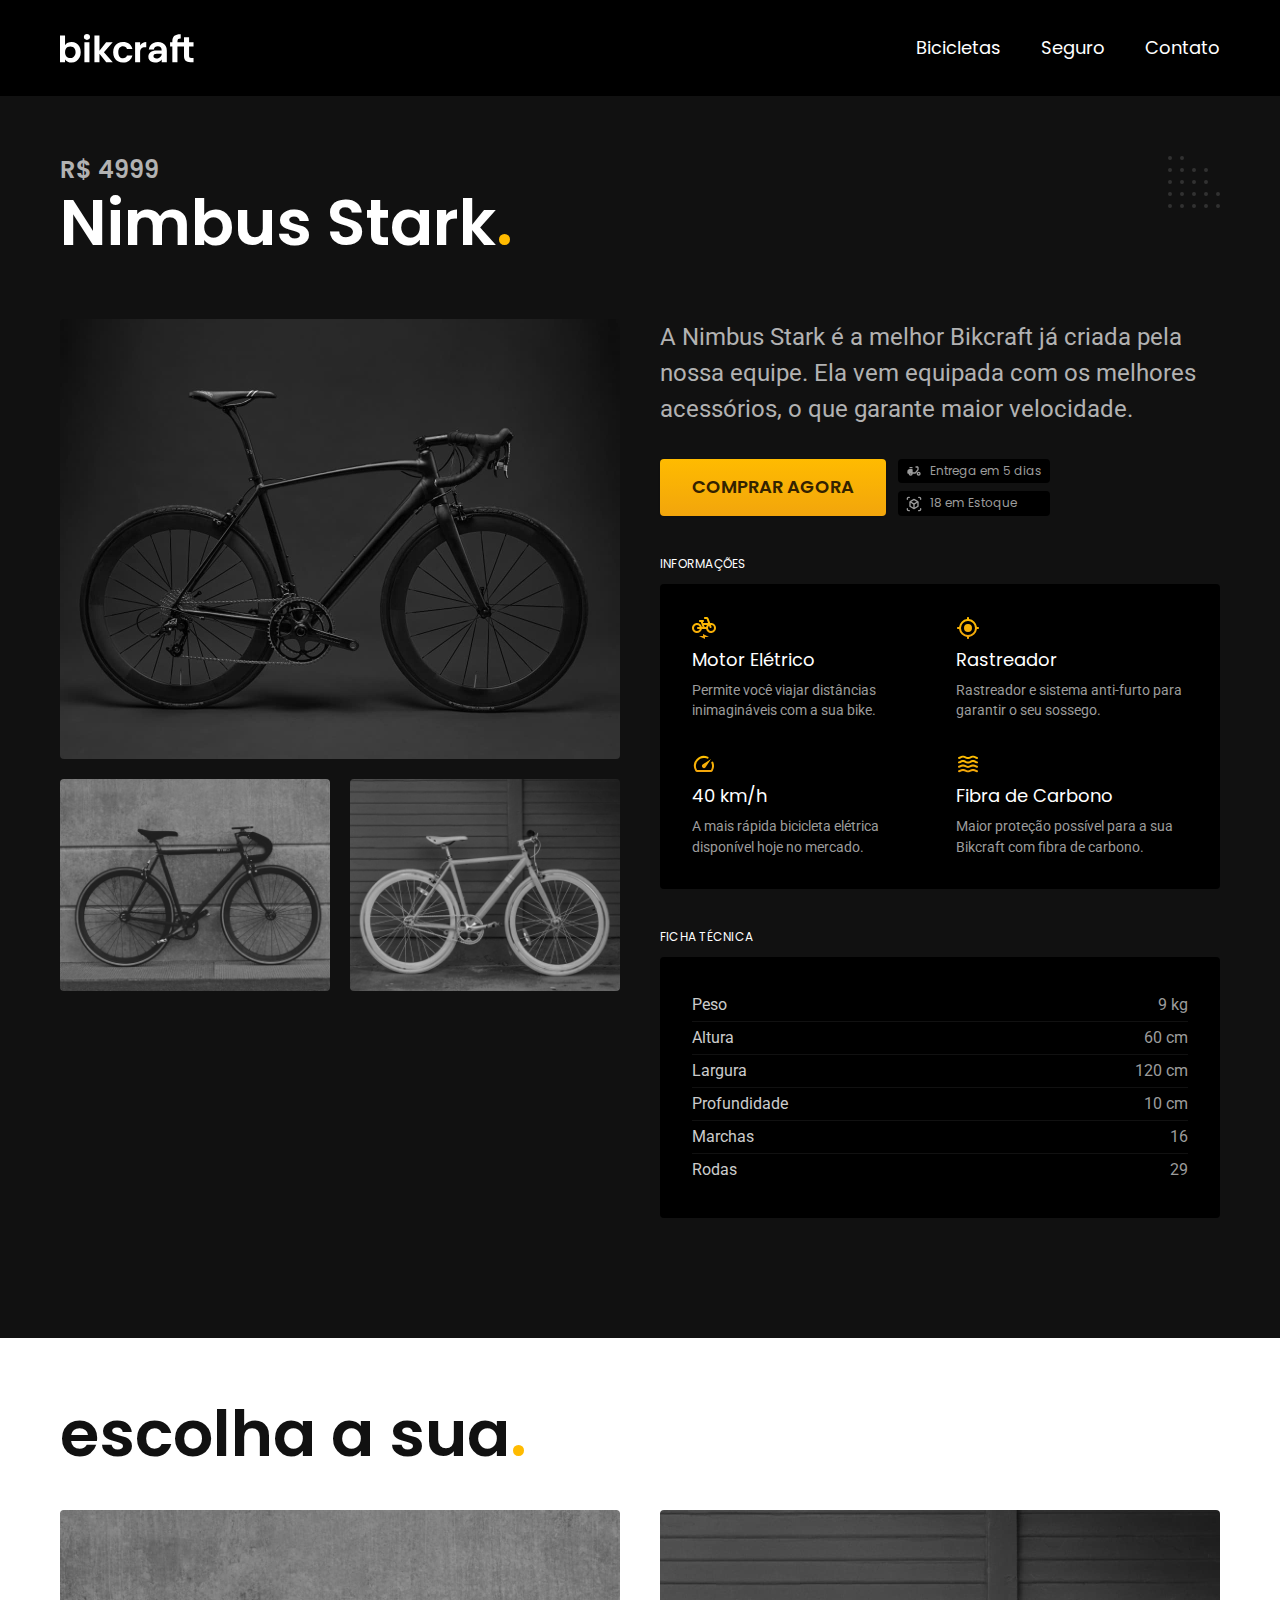
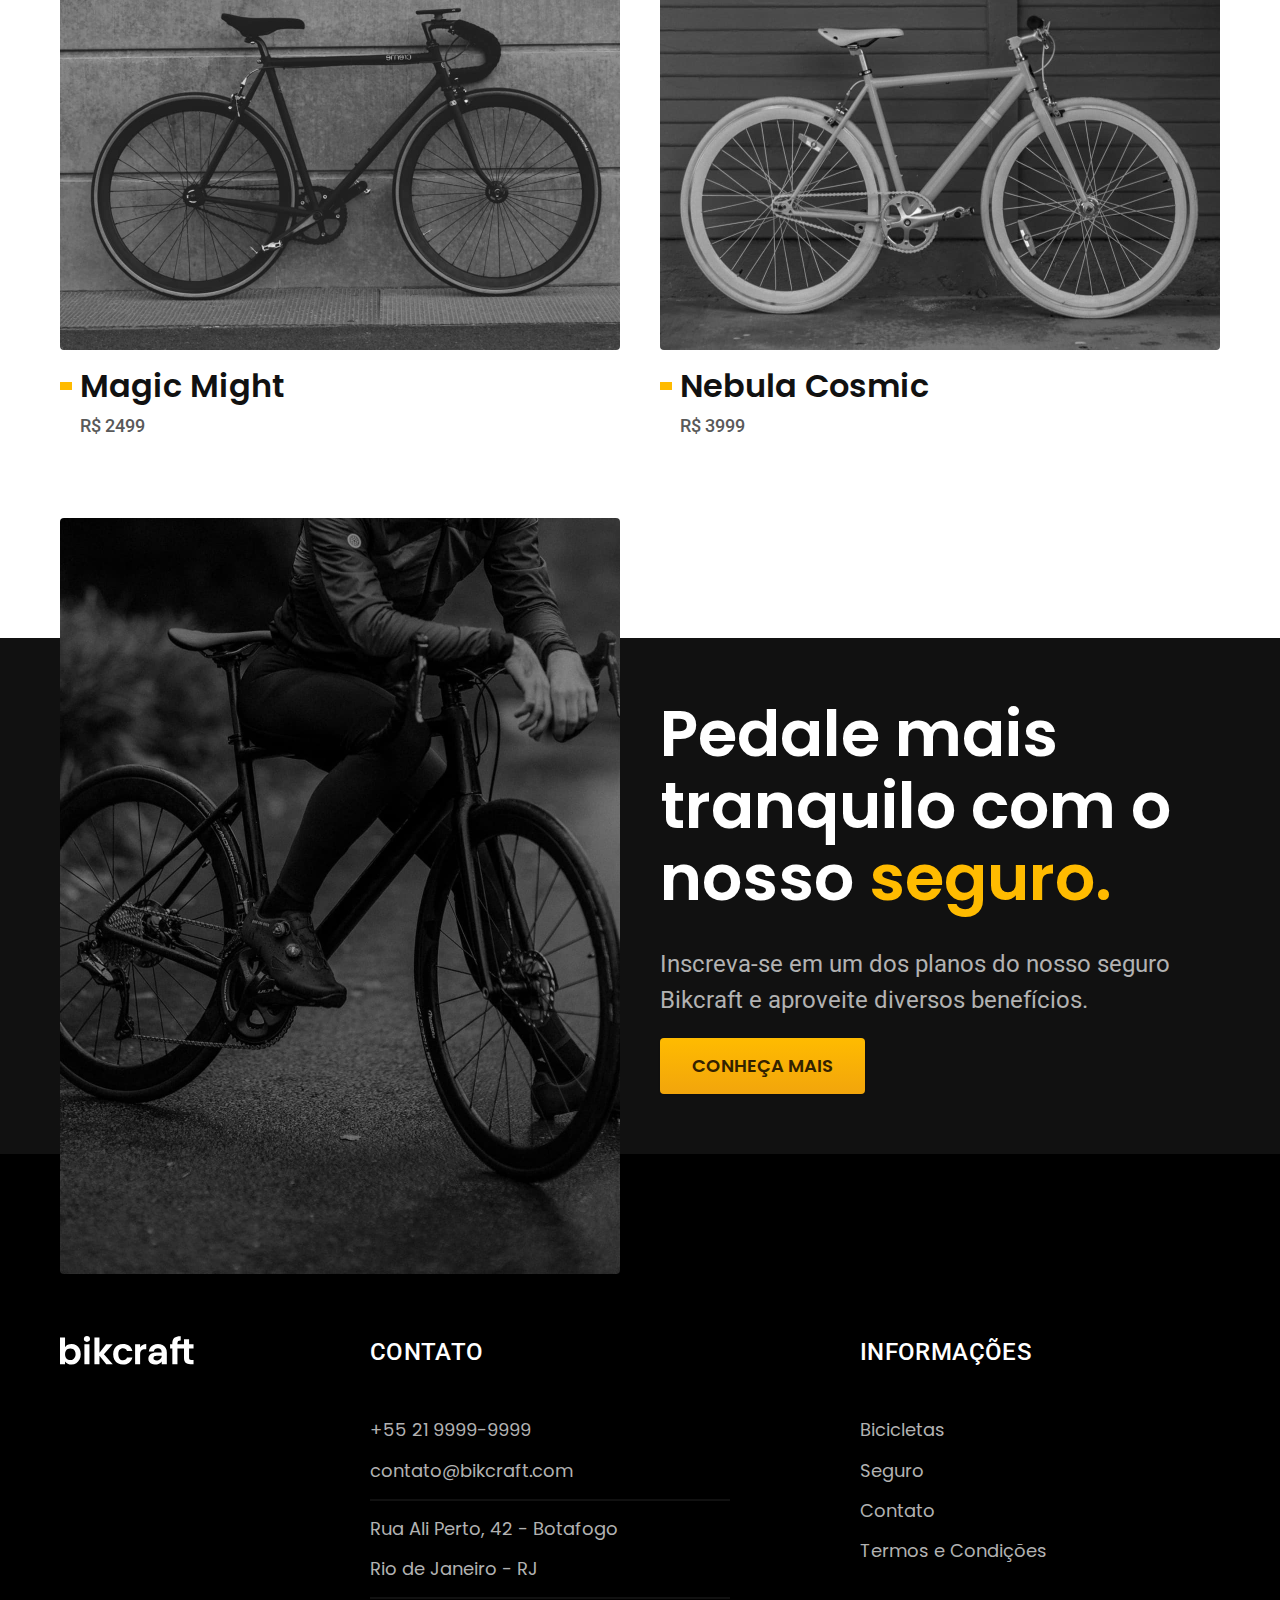
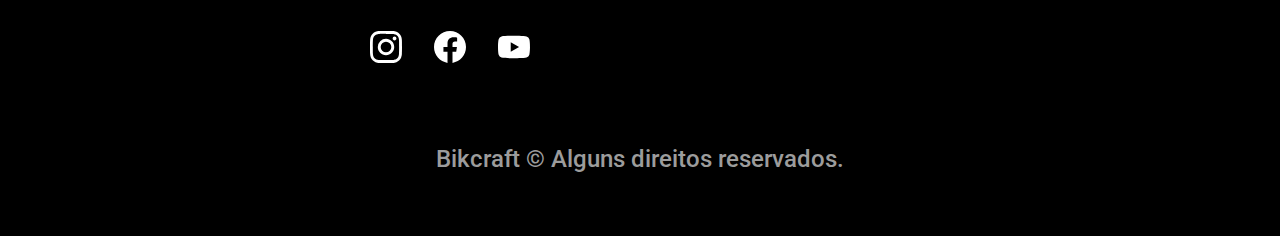
<file: bicicletas/nimbus.html>
<!DOCTYPE html>
<html lang="pt-br">

<head>
  <meta charset="UTF-8">
  <meta name="viewport" content="width=device-width, initial-scale=1.0">
  <title>Nimbus Stark | Bikcraft</title>
  <meta name="description" content="Nimbus">
  <link rel="stylesheet" href="../css/style.css">
  <link rel="preconnect" href="https://fonts.googleapis.com">
  <link rel="preconnect" href="https://fonts.gstatic.com" crossorigin>
  <link href="https://fonts.googleapis.com/css2?family=Merriweather:ital,wght@1,900&family=Poppins:wght@100;400;600&family=Roboto:wght@400;500&display=swap" rel="stylesheet">
</head>

<body id="bicicleta">
  <header class="header-bg">
    <div class="header container">
      <a href="../">
        <img src="../img/bikcraft.svg" alt="Bikcraft">
      </a>

      <nav aria-label="primaria">
        <ul class="header-menu font-1-m cor-0">
          <li><a href="../bicicletas.html">Bicicletas</a></li>
          <li><a href="../seguros.html">Seguro</a></li>
          <li><a href="../contato.html">Contato</a></li>
        </ul>
      </nav>
    </div>
  </header>

  <main class="titulo-bg">
    <div>
      <div class="titulo container">
        <p class="font-1-l cor-5">R$ 4999</p>
        <h1 class="font-1-xxl cor-0">Nimbus Stark<span class="cor-p1">.</span></h1>
      </div>
    </div>

    <div>
      <div class="container bicicleta">
        <div class="bicicleta-imagens">
          <img src="../img/bicicleta/nimbus1.jpg" alt="">
          <img src="../img/bicicleta/nimbus2.jpg" alt="">
          <img src="../img/bicicleta/nimbus3.jpg" alt="">
        </div>

        <div class="bicicleta-conteudo">
          <p class="cor-5 font-2-l">A Nimbus Stark é a melhor Bikcraft já criada pela nossa equipe. Ela vem equipada com os melhores acessórios, o que garante maior velocidade.</p>
          <div class="bicicleta-comprar">
            <a class="botao" href="../orcamento.html">COMPRAR AGORA</a>
            <span class="font-1-xs cor-6">
              <img src="../img/icones/entrega.svg" alt="">
              Entrega em 5 dias
            </span>
            <span class="font-1-xs cor-6">
              <img src="../img/icones/estoque.svg" alt="">
              18 em Estoque
            </span>
          </div>

          <h2 class="font-1-xs cor-0">INFORMAÇÕES</h2>
          <ul class="bicicleta-informacoes">
            <li>
              <img src="../img/icones/eletrica.svg" alt="">
              <h3 class="font-1-m cor-0">Motor Elétrico</h3>
              <p class="cor-6 font-2-xs">Permite você viajar distâncias inimagináveis com a sua bike.</p>
            </li>

            <li>
              <img src="../img/icones/rastreador.svg" alt="">
              <h3 class="font-1-m cor-0">Rastreador</h3>
              <p class="cor-6 font-2-xs">Rastreador e sistema anti-furto para garantir o seu sossego.</p>
            </li>

            <li>
              <img src="../img/icones/velocidade.svg" alt="">
              <h3 class="font-1-m cor-0">40 km/h</h3>
              <p class="cor-6 font-2-xs">A mais rápida bicicleta elétrica disponível hoje no mercado.</p>
            </li>

            <li>
              <img src="../img/icones/carbono.svg" alt="">
              <h3 class="font-1-m cor-0">Fibra de Carbono</h3>
              <p class="cor-6 font-2-xs">Maior proteção possível para a sua Bikcraft com fibra de carbono.</p>
            </li>
          </ul>

          <h2 class="font-1-xs cor-0">FICHA TÉCNICA</h2>
          <ul class="font-2-s cor-4 bicicleta-ficha">
            <li>Peso<span>9 kg</span></li>
            <li>Altura<span>60 cm</span></li>
            <li>Largura<span>120 cm</span></li>
            <li>Profundidade<span>10 cm</span></li>
            <li>Marchas<span>16</span></li>
            <li>Rodas<span>29</span></li>
          </ul>
        </div>
      </div>
  </main>

  <article class="bicicletas-lista container">

    <h2 class="font-1-xxl ">escolha a sua<span class="cor-p1">.</span></h2>

    <ul>
      <li>
        <a href="./magic/html">
          <img src="../img/bicicleta/nimbus2.jpg" alt="Bicicleta Preta">
          <h3 class="font-1-xl bicicleta-tipo">Magic Might</h3>
          <span class="font-2-m cor-8 bicicleta-preco">R$ 2499</span>
        </a>
      </li>
      <li>
        <a href="./nebula/html">
          <img src="../img/bicicleta/nimbus3.jpg" alt="Bicicleta Cinza">
          <h3 class="font-1-xl bicicleta-tipo">Nebula Cosmic</h3>
          <span class="font-2-m cor-8 bicicleta-preco">R$ 3999</span>
        </a>
      </li>
    </ul>
  </article>

  <article class="seguro-bg">
    <div class="seguro container">
          <div class="seguro-imagem">
        <img src="../img/fotos/seguros.jpg" alt="Pessoa parada em cima de uma bicicleta">
    </div> 
    <div class="seguro-conteudo">
        <h1 class="font-1-xxl cor-0">Pedale mais tranquilo com o nosso<span class="cor-p1"> seguro.</span></h1>
        <p class="font-2-l cor-5">Inscreva-se em um dos planos do nosso seguro Bikcraft e aproveite diversos benefícios.</p>
        <a class="botao" href="../seguros.html">CONHEÇA MAIS</a>
      </div>
    </div>
  </article>

  <footer class="footer-bg">
    <div class="footer container">

      <img src="../img/bikcraft.svg" alt="Bikcraft">

      <div class="footer-contato">
        <h3 class="font-2-l-b cor-0">Contato</h3>
        <ul class="cor-5 font-1-m lista2">
          <li><a href="tel:+552199999999">+55 21 9999-9999</a></li>
          <li> <a href="mailto:contato@bikcraft.com">contato@bikcraft.com</a></li>
          <li>Rua Ali Perto, 42 - Botafogo</li>
          <li>Rio de Janeiro - RJ</li>
        </ul>

        <div class="footer-redes">
          <a href="../">
            <img src="../img/redes/instagram.svg" alt="Instagram">
          </a>
          <a href="../">
            <img src="../img/redes/facebook.svg" alt="Facebook">
          </a>
          <a href="../">
            <img src="../img/redes/youtube.svg" alt="youtube">
          </a>
        </div>
      </div>


      <div class="footer-informacoes">
        <h3 class="font-2-l-b cor-0">Informações</h3>
        <nav>
          <ul class="cor-5 font-1-m">
            <li><a href="../bicicletas.html">Bicicletas</a></li>
            <li><a href="../seguros.html">Seguro</a></li>
            <li><a href="../contato.html">Contato</a></li>
            <li><a href="../contato.html">Termos e Condições</a></li>
          </ul>
        </nav>
      </div>
      <p class="cor-6 font-2-m footer-copy">Bikcraft © Alguns direitos reservados.</p>
    </div>
  </footer>
</body>

</html>
</file>
<file: css/style.css>
@import "./global/global.css";
@import "./utilidades/tipografia.css";
@import "./utilidades/cores.css";

@import "./global/header.css";
@import "./global/footer.css";

/* Utilidades */
@import "./utilidades/componentes.css";
@import "./utilidades/formulario.css";

/* Home */
@import "./home/introducao.css";
@import "./home/tecnologias.css";
@import "./home/parceiros.css";
@import "./home/depoimento.css";

/* Bicicletas */
@import "./bicicletas/bicicletas-lista.css";

/* Seguros */
@import "./seguros/seguros.css";
@import "./seguros/vantagens.css";
@import "./seguros/perguntas.css";


/* Termos */
@import "./termos/termos.css";

/* Bicicletas */
@import "./bicicletas/bicicletas.css";

/* Bicicleta */
@import "../css/bicicleta/bicicleta.css";
@import "../css/bicicleta/seguro.css";

/* Contato */
@import "./contato/contato.css";
@import "./contato/lojas.css";

/* Orçamento */
@import "./orçamento/orçamento.css";
</file>
